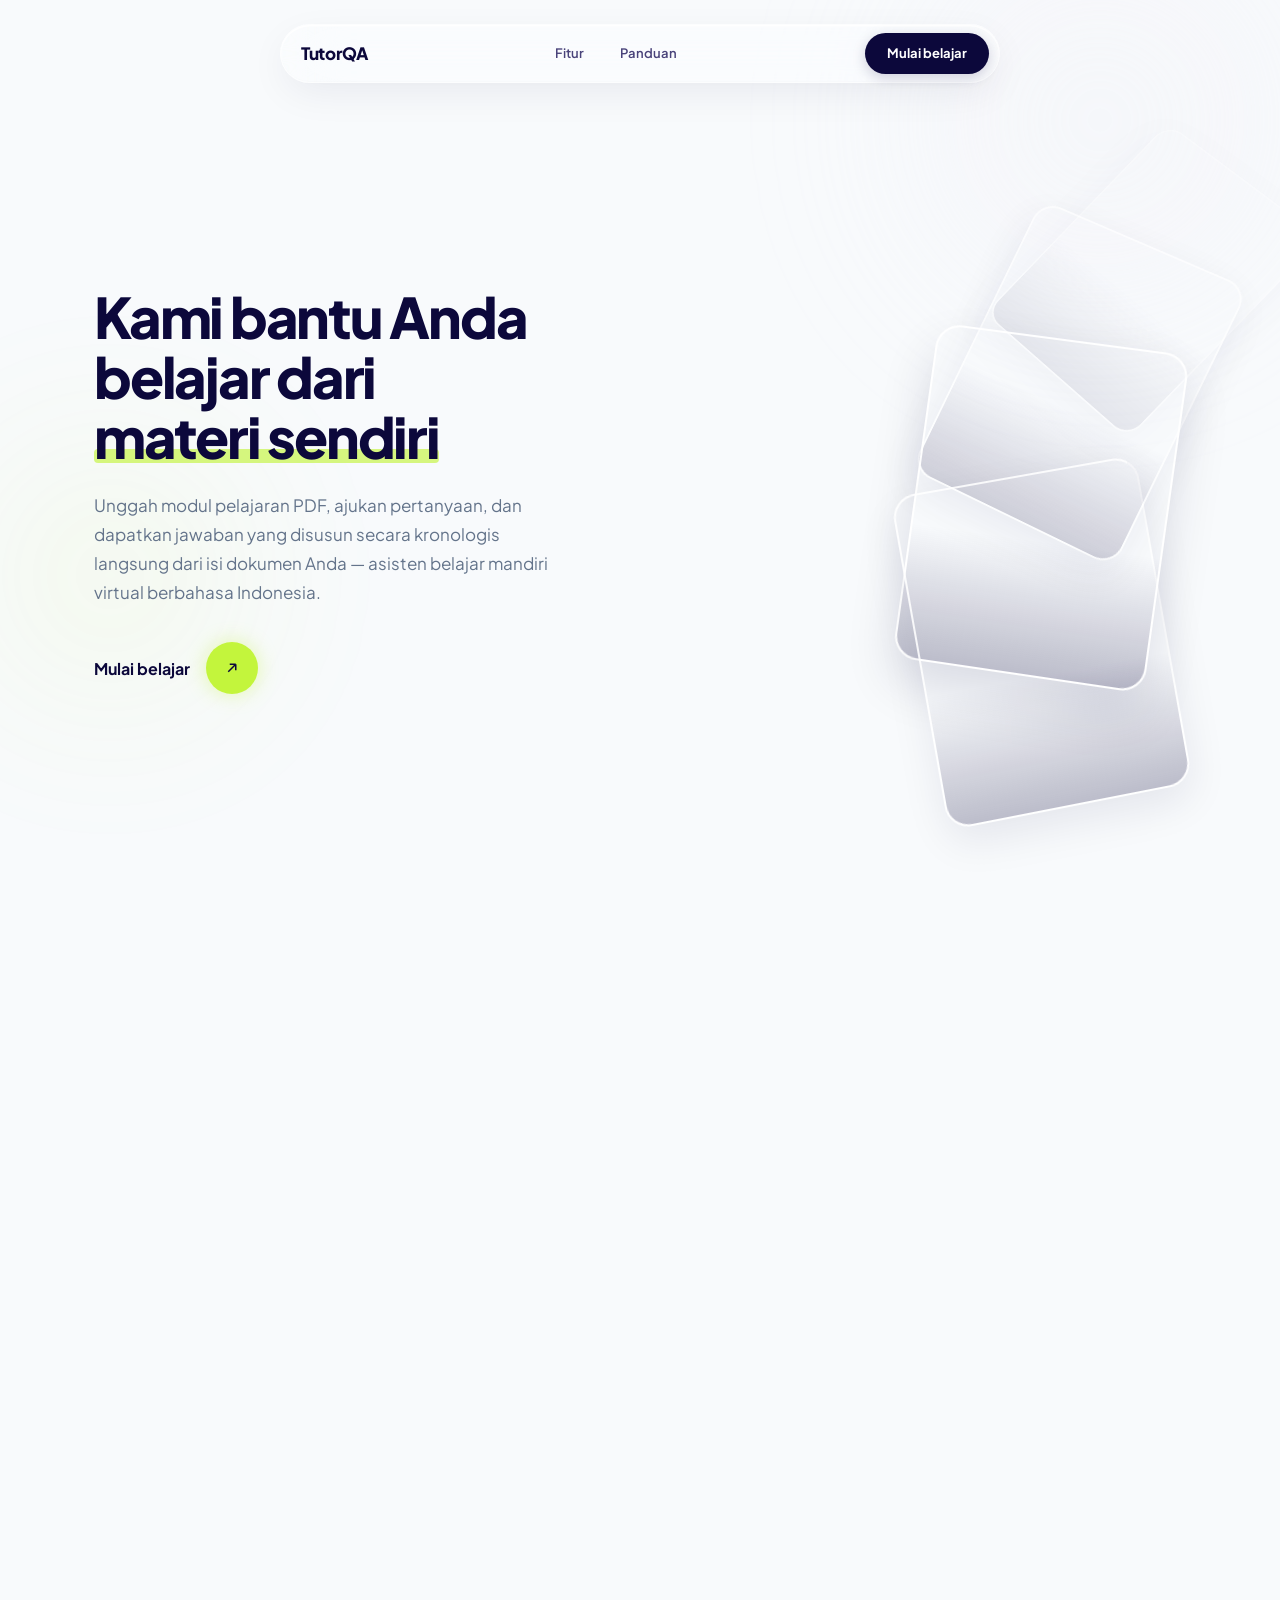
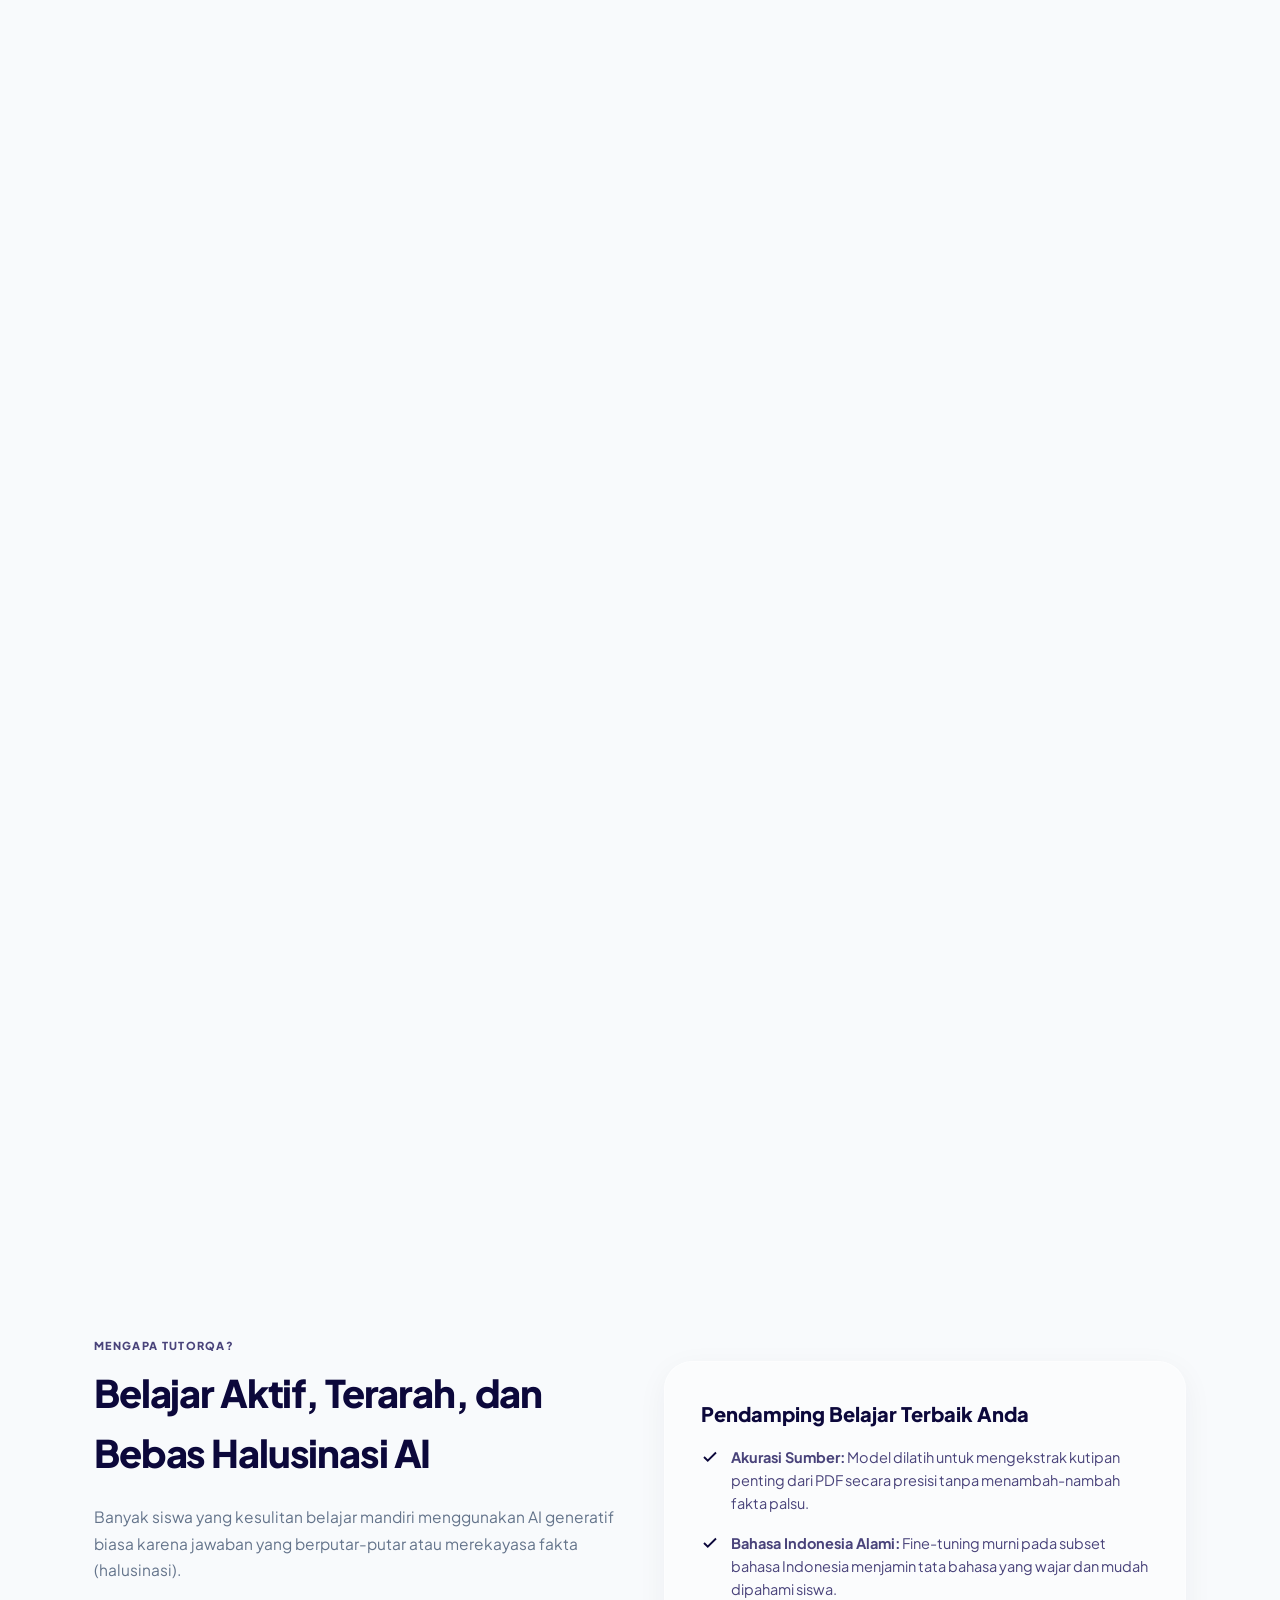
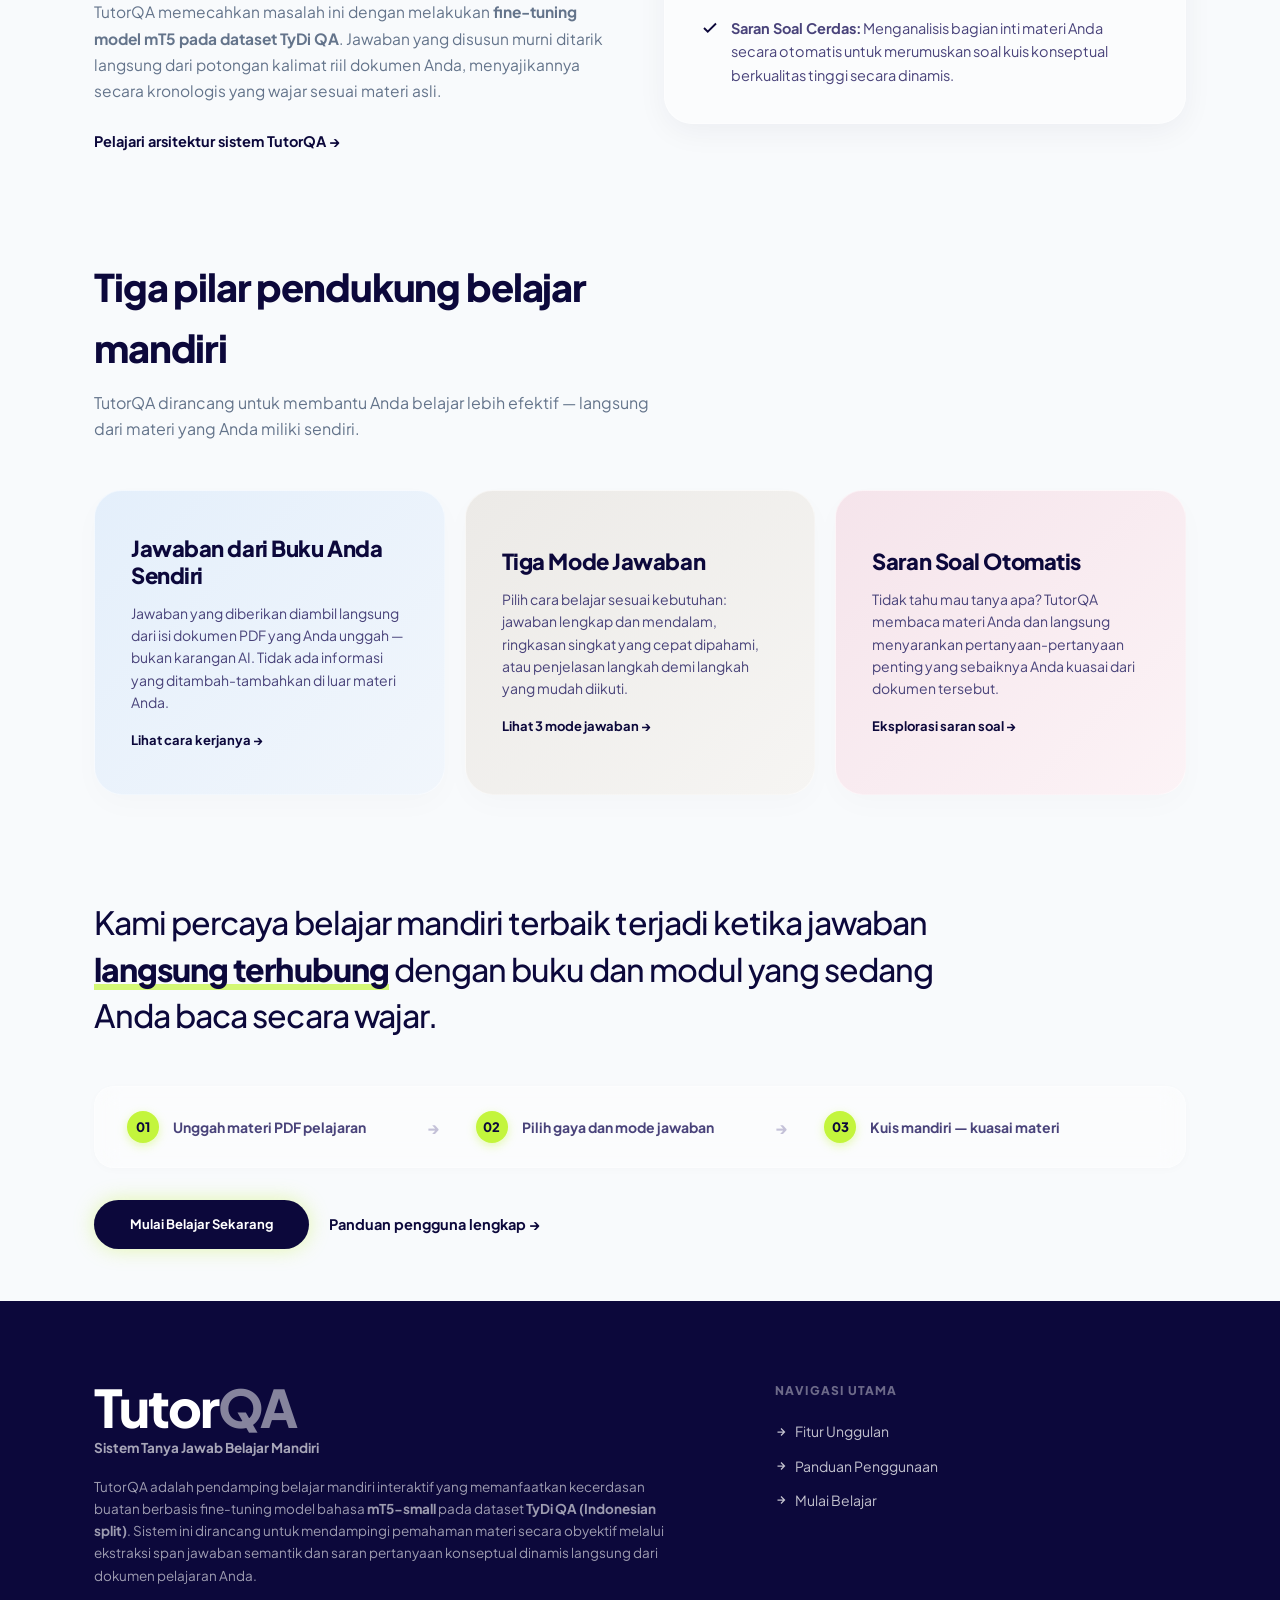
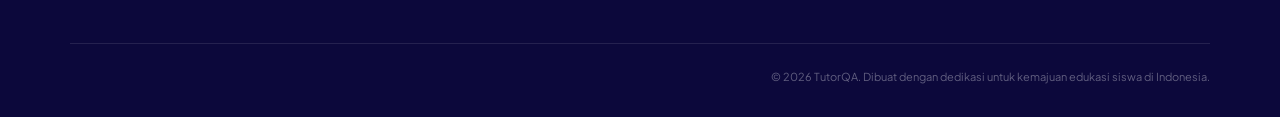
<file: templates/index.html>
<!DOCTYPE html>
<html lang="id">
<head>
  <meta charset="UTF-8" />
  <meta name="viewport" content="width=device-width, initial-scale=1.0" />
  <title>TutorQA — Tutor Virtual Belajar Mandiri</title>
  <link rel="preconnect" href="https://fonts.googleapis.com" />
  <link rel="preconnect" href="https://fonts.gstatic.com" crossorigin />
  <link href="https://fonts.googleapis.com/css2?family=Plus+Jakarta+Sans:wght@400;500;600;700&display=swap" rel="stylesheet" />
  <link rel="stylesheet" href="/static/css/styles.css?v=1.0.5" />
</head>
<body>
  <!-- Lazy load — logo TutorQA -->
  <div id="pageLoader" class="page-loader" aria-hidden="true">
    <div class="loader-brand">
      <h1 class="loader-logo">Tutor<span>QA</span></h1>
      <span class="loader-orb" aria-hidden="true"></span>
    </div>
  </div>

  <div class="bg-decor" aria-hidden="true">
    <span class="orb orb-1"></span>
    <span class="orb orb-2"></span>
  </div>

  <!-- Dynamic Island Nav -->
  <div class="island-nav-wrap" id="islandNav">
    <nav class="island-nav" aria-label="Navigasi utama">
      <a href="/" class="island-logo">TutorQA</a>
      <div class="island-links">
        <a href="/fitur">Fitur</a>
        <a href="/panduan">Panduan</a>
      </div>
      <a href="/belajar" class="island-cta">Mulai belajar</a>
    </nav>
  </div>

  <main class="main-flow">
    <!-- Hero Scroll Track for 3D Carousel Wheel -->
    <div class="hero-scroll-track">
      <section class="hero" id="beranda">
        <div class="container hero-layout">
          <div class="hero-copy reveal">
            <h1 class="hero-display">
              Kami bantu Anda belajar dari <em>materi sendiri</em>
            </h1>
            <p class="hero-lead">
              Unggah modul pelajaran PDF, ajukan pertanyaan, dan dapatkan jawaban yang 
              disusun secara kronologis langsung dari isi dokumen Anda — asisten belajar mandiri virtual berbahasa Indonesia.
            </p>
            <a href="/belajar" class="hero-explore">
              <span>Mulai belajar</span>
              <span class="explore-circle" aria-hidden="true">
                <svg width="18" height="18" viewBox="0 0 24 24" fill="none" stroke="currentColor" stroke-width="2"><path d="M7 17L17 7M17 7H9M17 7v8"/></svg>
              </span>
            </a>
          </div>
          <!-- 3D Scrolling Carousel Wheel of Cards -->
          <div class="hero-collage reveal reveal-delay" aria-hidden="true">
            <div class="collage-img c1" style="background-image: url('https://images.unsplash.com/photo-1427504494785-3a9ca7044f45?w=600&auto=format&fit=crop&q=80');"></div>
            <div class="collage-img c2" style="background-image: url('https://images.unsplash.com/photo-1507842217343-583bb7270b66?w=600&auto=format&fit=crop&q=80');"></div>
            <div class="collage-img c3" style="background-image: url('https://images.unsplash.com/photo-1516321318423-f06f85e504b3?w=600&auto=format&fit=crop&q=80');"></div>
            <div class="collage-img c4" style="background-image: url('https://images.unsplash.com/photo-1522071820081-009f0129c71c?w=600&auto=format&fit=crop&q=80');"></div>
            <div class="collage-img c5" style="background-image: url('https://images.unsplash.com/photo-1532094349884-543bc11b234d?w=600&auto=format&fit=crop&q=80');"></div>
            <div class="collage-img c6" style="background-image: url('https://images.unsplash.com/photo-1516321497487-e288fb19713f?w=600&auto=format&fit=crop&q=80');"></div>
          </div>
        </div>
      </section>
    </div>

    <!-- Informative Explanatory Sections -->
    <section class="section" id="informasi-tutor">
      <div class="container">
        <div class="guide-layout" style="grid-template-columns: 1fr 1fr; gap: 48px; align-items: center;">
          <div class="reveal">
            <span class="section-tag" style="margin-bottom: 8px;">Mengapa TutorQA?</span>
            <h2 class="section-title-lg" style="margin-bottom: 20px;">Belajar Aktif, Terarah, dan Bebas Halusinasi AI</h2>
            <p style="color: var(--muted); font-size: 15.5px; line-height: 1.7; margin-bottom: 16px;">
              Banyak siswa yang kesulitan belajar mandiri menggunakan AI generatif biasa karena jawaban yang berputar-putar atau merekayasa fakta (halusinasi). 
            </p>
            <p style="color: var(--muted); font-size: 15.5px; line-height: 1.7; margin-bottom: 24px;">
              TutorQA memecahkan masalah ini dengan melakukan <strong>fine-tuning model mT5 pada dataset TyDi QA</strong>. Jawaban yang disusun murni ditarik langsung dari potongan kalimat riil dokumen Anda, menyajikannya secara kronologis yang wajar sesuai materi asli.
            </p>
            <a href="/fitur" class="link-arrow">Pelajari arsitektur sistem TutorQA →</a>
          </div>
          <div class="reveal reveal-delay" style="background: var(--glass-bg); border: 1px solid var(--glass-border); padding: 36px; border-radius: 28px; box-shadow: var(--shadow-md);">
            <h3 style="font-size: 20px; font-weight: 800; margin-bottom: 16px; color: var(--primary);">Pendamping Belajar Terbaik Anda</h3>
            <ul style="list-style: none; display: flex; flex-direction: column; gap: 16px;">
              <li style="font-size: 14.5px; color: var(--primary-60); display: flex; gap: 12px; align-items: flex-start;">
                <svg width="18" height="18" viewBox="0 0 24 24" fill="none" stroke="var(--primary)" stroke-width="2.5" style="flex-shrink: 0; margin-top: 2px;"><polyline points="20 6 9 17 4 12"/></svg>
                <span><strong>Akurasi Sumber:</strong> Model dilatih untuk mengekstrak kutipan penting dari PDF secara presisi tanpa menambah-nambah fakta palsu.</span>
              </li>
              <li style="font-size: 14.5px; color: var(--primary-60); display: flex; gap: 12px; align-items: flex-start;">
                <svg width="18" height="18" viewBox="0 0 24 24" fill="none" stroke="var(--primary)" stroke-width="2.5" style="flex-shrink: 0; margin-top: 2px;"><polyline points="20 6 9 17 4 12"/></svg>
                <span><strong>Bahasa Indonesia Alami:</strong> Fine-tuning murni pada subset bahasa Indonesia menjamin tata bahasa yang wajar dan mudah dipahami siswa.</span>
              </li>
              <li style="font-size: 14.5px; color: var(--primary-60); display: flex; gap: 12px; align-items: flex-start;">
                <svg width="18" height="18" viewBox="0 0 24 24" fill="none" stroke="var(--primary)" stroke-width="2.5" style="flex-shrink: 0; margin-top: 2px;"><polyline points="20 6 9 17 4 12"/></svg>
                <span><strong>Saran Soal Cerdas:</strong> Menganalisis bagian inti materi Anda secara otomatis untuk merumuskan soal kuis konseptual berkualitas tinggi secara dinamis.</span>
              </li>
            </ul>
          </div>
        </div>
      </div>
    </section>

    <!-- Features Overview -->
    <section class="section" id="fitur">
      <div class="container">
        <div class="section-head reveal">
          <h2 class="section-title-lg">Tiga pilar pendukung belajar mandiri</h2>
          <p class="section-sub">TutorQA dirancang untuk membantu Anda belajar lebih efektif — langsung dari materi yang Anda miliki sendiri.</p>
        </div>
        <div class="feature-pastel">
          <article class="feature-pastel-card fp-blue reveal">
            <h3>Jawaban dari Buku Anda Sendiri</h3>
            <p>Jawaban yang diberikan diambil langsung dari isi dokumen PDF yang Anda unggah — bukan karangan AI. Tidak ada informasi yang ditambah-tambahkan di luar materi Anda.</p>
            <a href="/fitur#t5-model" class="link-arrow" style="margin-top: 16px; font-size: 13px;">Lihat cara kerjanya →</a>
          </article>
          <article class="feature-pastel-card fp-gray reveal reveal-delay">
            <h3>Tiga Mode Jawaban</h3>
            <p>Pilih cara belajar sesuai kebutuhan: jawaban lengkap dan mendalam, ringkasan singkat yang cepat dipahami, atau penjelasan langkah demi langkah yang mudah diikuti.</p>
            <a href="/fitur#three-modes" class="link-arrow" style="margin-top: 16px; font-size: 13px;">Lihat 3 mode jawaban →</a>
          </article>
          <article class="feature-pastel-card fp-pink reveal reveal-delay-2">
            <h3>Saran Soal Otomatis</h3>
            <p>Tidak tahu mau tanya apa? TutorQA membaca materi Anda dan langsung menyarankan pertanyaan-pertanyaan penting yang sebaiknya Anda kuasai dari dokumen tersebut.</p>
            <a href="/fitur#smart-suggestions" class="link-arrow" style="margin-top: 16px; font-size: 13px;">Eksplorasi saran soal →</a>
          </article>
        </div>
      </div>
    </section>

    <!-- Call to Action Section -->
    <section class="section section-quote" id="cara-pakai">
      <div class="container reveal">
        <blockquote class="big-quote">
          Kami percaya belajar mandiri terbaik terjadi ketika jawaban
          <strong>langsung terhubung</strong> dengan buku dan modul yang sedang Anda baca secara wajar.
        </blockquote>
        <div class="steps-inline">
          <div><span>01</span><p>Unggah materi PDF pelajaran</p></div>
          <div><span>02</span><p>Pilih gaya dan mode jawaban</p></div>
          <div><span>03</span><p>Kuis mandiri — kuasai materi</p></div>
        </div>
        <div style="display: flex; gap: 20px; flex-wrap: wrap; margin-top: 24px; align-items: center;">
          <a href="/belajar" class="island-cta" style="padding: 14px 36px; box-shadow: var(--shadow-glow); text-shadow: none;">Mulai Belajar Sekarang</a>
          <a href="/panduan" class="link-arrow">Panduan pengguna lengkap →</a>
        </div>
      </div>
    </section>
  </main>

  <footer class="footer-synthesis">
    <div class="container footer-grid" style="grid-template-columns: 1.8fr 1.2fr; gap: 64px;">
      <div class="footer-brand-col">
        <p class="footer-logo-text" style="margin-bottom: 4px;">Tutor<span>QA</span></p>
        <p class="footer-address" style="margin-bottom: 16px;">
          <strong>Sistem Tanya Jawab Belajar Mandiri</strong>
        </p>
        <p class="footer-desc" style="font-size: 13.5px; line-height: 1.65; opacity: 0.75; max-width: 580px;">
          TutorQA adalah pendamping belajar mandiri interaktif yang memanfaatkan kecerdasan buatan berbasis fine-tuning model bahasa <strong>mT5-small</strong> pada dataset <strong>TyDi QA (Indonesian split)</strong>. Sistem ini dirancang untuk mendampingi pemahaman materi secara obyektif melalui ekstraksi span jawaban semantik dan saran pertanyaan konseptual dinamis langsung dari dokumen pelajaran Anda.
        </p>
      </div>
      <div class="footer-links-col" style="display: flex; flex-direction: column; align-items: flex-start; justify-content: flex-start;">
        <p class="footer-col-title">Navigasi Utama</p>
        <a href="/fitur" style="margin-bottom: 12px; display: inline-flex; align-items: center; gap: 8px;">
          <svg width="12" height="12" viewBox="0 0 24 24" fill="none" stroke="currentColor" stroke-width="2.5"><path d="M5 12h14M12 5l7 7-7 7"/></svg>Fitur Unggulan
        </a>
        <a href="/panduan" style="margin-bottom: 12px; display: inline-flex; align-items: center; gap: 8px;">
          <svg width="12" height="12" viewBox="0 0 24 24" fill="none" stroke="currentColor" stroke-width="2.5"><path d="M5 12h14M12 5l7 7-7 7"/></svg>Panduan Penggunaan
        </a>
        <a href="/belajar" style="margin-bottom: 12px; display: inline-flex; align-items: center; gap: 8px;">
          <svg width="12" height="12" viewBox="0 0 24 24" fill="none" stroke="currentColor" stroke-width="2.5"><path d="M5 12h14M12 5l7 7-7 7"/></svg>Mulai Belajar
        </a>
      </div>
    </div>
    <div class="container footer-bottom">
      <p>© 2026 TutorQA. Dibuat dengan dedikasi untuk kemajuan edukasi siswa di Indonesia.</p>
    </div>
  </footer>

  <script src="/static/js/app.js?v=1.0.5"></script>
</body>
</html>
</file>
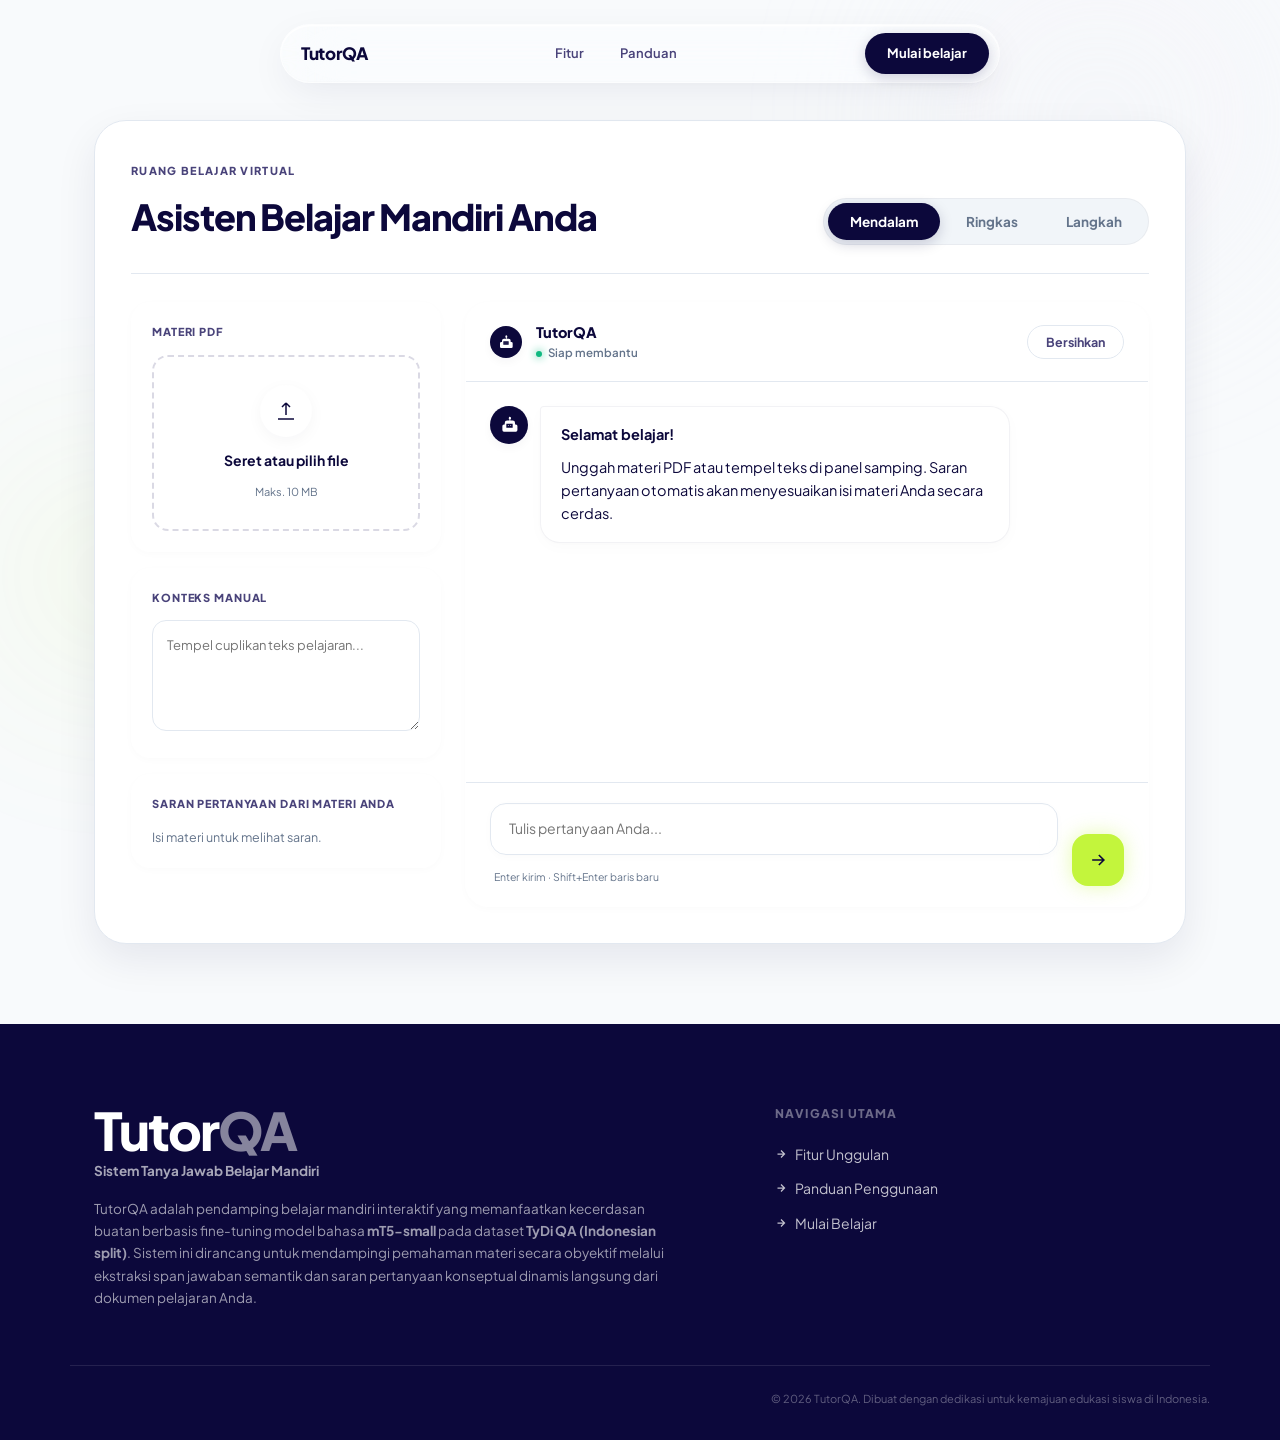
<file: templates/belajar.html>
<!DOCTYPE html>
<html lang="id">
<head>
  <meta charset="UTF-8" />
  <meta name="viewport" content="width=device-width, initial-scale=1.0" />
  <title>Ruang Belajar — TutorQA</title>
  <link rel="preconnect" href="https://fonts.googleapis.com" />
  <link rel="preconnect" href="https://fonts.gstatic.com" crossorigin />
  <link href="https://fonts.googleapis.com/css2?family=Plus+Jakarta+Sans:wght@400;500;600;700&display=swap" rel="stylesheet" />
  <link rel="stylesheet" href="/static/css/styles.css?v=1.0.5" />
</head>
<body class="page-guide">
  <!-- Page Loader -->
  <div id="pageLoader" class="page-loader" aria-hidden="true">
    <div class="loader-brand">
      <h1 class="loader-logo">Tutor<span>QA</span></h1>
      <span class="loader-orb" aria-hidden="true"></span>
    </div>
  </div>

  <div class="bg-decor" aria-hidden="true">
    <span class="orb orb-1"></span>
    <span class="orb orb-2"></span>
  </div>

  <!-- Dynamic Island Nav -->
  <div class="island-nav-wrap" id="islandNav">
    <nav class="island-nav" aria-label="Navigasi utama">
      <a href="/" class="island-logo">TutorQA</a>
      <div class="island-links">
        <a href="/fitur">Fitur</a>
        <a href="/panduan">Panduan</a>
      </div>
      <a href="/belajar" class="island-cta">Mulai belajar</a>
    </nav>
  </div>

  <main class="main-flow" style="padding-bottom: 80px;">
    <div class="container">
      <div class="qa-shell">
        <div class="qa-head">
          <div>
            <span class="section-tag">Ruang Belajar Virtual</span>
            <h2 class="section-title">Asisten Belajar Mandiri Anda</h2>
          </div>
          <div class="mode-selector" role="group" aria-label="Mode jawaban">
            <button type="button" class="mode-chip active" data-mode="mendalam">Mendalam</button>
            <button type="button" class="mode-chip" data-mode="ringkas">Ringkas</button>
            <button type="button" class="mode-chip" data-mode="langkah">Langkah</button>
          </div>
        </div>
        <div class="qa-layout">
          <aside class="sidebar">
            <div class="panel">
              <label class="panel-label">Materi PDF</label>
              <div class="upload-zone" id="uploadZone">
                <input type="file" id="fileInput" accept=".pdf" hidden />
                <div class="upload-icon-wrap">
                  <svg width="24" height="24" viewBox="0 0 24 24" fill="none" stroke="currentColor" stroke-width="1.5"><path d="M12 16V4m0 0L8 8m4-4 4 4M4 20h16"/></svg>
                </div>
                <span class="upload-text">Seret atau pilih file</span>
                <small>Maks. 10 MB</small>
              </div>
              <div id="docInfo" class="doc-info hidden">
                <span class="doc-tag"><span class="pulse-dot"></span> Materi aktif</span>
                <p id="docName"></p>
                <p id="docStats" class="muted"></p>
              </div>
            </div>
            <div class="panel">
              <label class="panel-label" for="manualContext">Konteks manual</label>
              <textarea id="manualContext" rows="4" placeholder="Tempel cuplikan teks pelajaran..."></textarea>
            </div>
            <div class="panel panel-suggestions">
              <label class="panel-label">Saran pertanyaan <span class="label-hint">dari materi Anda</span></label>
              <div class="suggestions" id="suggestions">
                <p class="muted empty-hint">Isi materi untuk melihat saran.</p>
              </div>
            </div>
          </aside>
          <div class="chat-panel">
            <div class="chat-header">
              <div class="chat-header-info">
                <div class="avatar bot-avatar sm" aria-hidden="true"></div>
                <div>
                  <strong>TutorQA</strong>
                  <span id="chatStatus" class="chat-status">Siap membantu</span>
                </div>
              </div>
              <button type="button" class="btn-clear" id="clearChat">Bersihkan</button>
            </div>
            <div id="chatMessages" class="chat-messages">
              <div class="message bot welcome-msg">
                <div class="avatar bot-avatar" aria-hidden="true"></div>
                <div class="bubble">
                  <p><strong>Selamat belajar!</strong></p>
                  <p>Unggah materi PDF atau tempel teks di panel samping. Saran pertanyaan otomatis akan menyesuaikan isi materi Anda secara cerdas.</p>
                </div>
              </div>
            </div>
            <form id="askForm" class="ask-form">
              <div class="input-wrap">
                <textarea id="questionInput" rows="1" placeholder="Tulis pertanyaan Anda..." required></textarea>
                <span class="input-hint">Enter kirim · Shift+Enter baris baru</span>
              </div>
              <button type="submit" class="btn-send" id="askBtn" aria-label="Kirim">
                <svg width="20" height="20" viewBox="0 0 24 24" fill="none" stroke="currentColor" stroke-width="2"><path d="M5 12h14M13 6l6 6-6 6"/></svg>
              </button>
            </form>
          </div>
        </div>
      </div>
    </div>
  </main>

  <footer class="footer-synthesis">
    <div class="container footer-grid" style="grid-template-columns: 1.8fr 1.2fr; gap: 64px;">
      <div class="footer-brand-col">
        <p class="footer-logo-text" style="margin-bottom: 4px;">Tutor<span>QA</span></p>
        <p class="footer-address" style="margin-bottom: 16px;">
          <strong>Sistem Tanya Jawab Belajar Mandiri</strong>
        </p>
        <p class="footer-desc" style="font-size: 13.5px; line-height: 1.65; opacity: 0.75; max-width: 580px;">
          TutorQA adalah pendamping belajar mandiri interaktif yang memanfaatkan kecerdasan buatan berbasis fine-tuning model bahasa <strong>mT5-small</strong> pada dataset <strong>TyDi QA (Indonesian split)</strong>. Sistem ini dirancang untuk mendampingi pemahaman materi secara obyektif melalui ekstraksi span jawaban semantik dan saran pertanyaan konseptual dinamis langsung dari dokumen pelajaran Anda.
        </p>
      </div>
      <div class="footer-links-col" style="display: flex; flex-direction: column; align-items: flex-start; justify-content: flex-start;">
        <p class="footer-col-title">Navigasi Utama</p>
        <a href="/fitur" style="margin-bottom: 12px; display: inline-flex; align-items: center; gap: 8px;">
          <svg width="12" height="12" viewBox="0 0 24 24" fill="none" stroke="currentColor" stroke-width="2.5"><path d="M5 12h14M12 5l7 7-7 7"/></svg>Fitur Unggulan
        </a>
        <a href="/panduan" style="margin-bottom: 12px; display: inline-flex; align-items: center; gap: 8px;">
          <svg width="12" height="12" viewBox="0 0 24 24" fill="none" stroke="currentColor" stroke-width="2.5"><path d="M5 12h14M12 5l7 7-7 7"/></svg>Panduan Penggunaan
        </a>
        <a href="/belajar" style="margin-bottom: 12px; display: inline-flex; align-items: center; gap: 8px;">
          <svg width="12" height="12" viewBox="0 0 24 24" fill="none" stroke="currentColor" stroke-width="2.5"><path d="M5 12h14M12 5l7 7-7 7"/></svg>Mulai Belajar
        </a>
      </div>
    </div>
    <div class="container footer-bottom">
      <p>© 2026 TutorQA. Dibuat dengan dedikasi untuk kemajuan edukasi siswa di Indonesia.</p>
    </div>
  </footer>

  <script src="/static/js/app.js?v=1.0.5"></script>
</body>
</html>
</file>
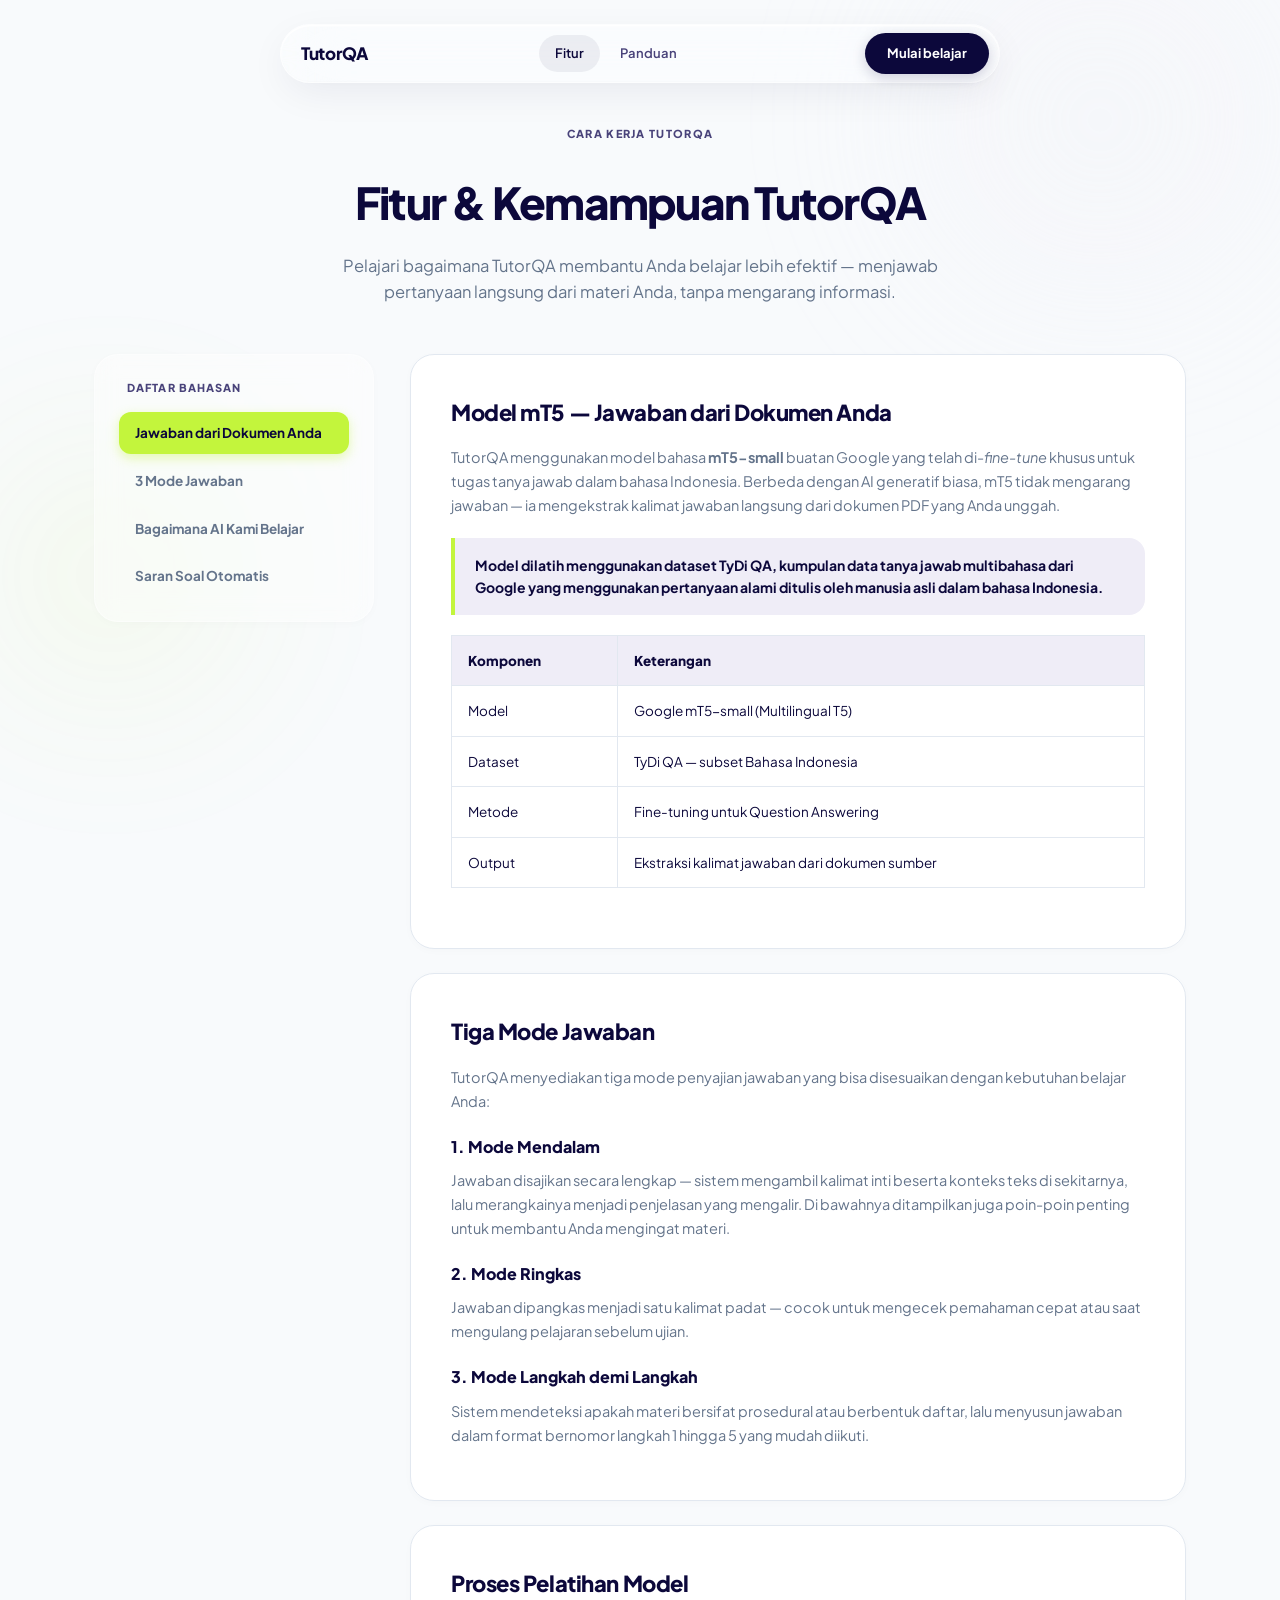
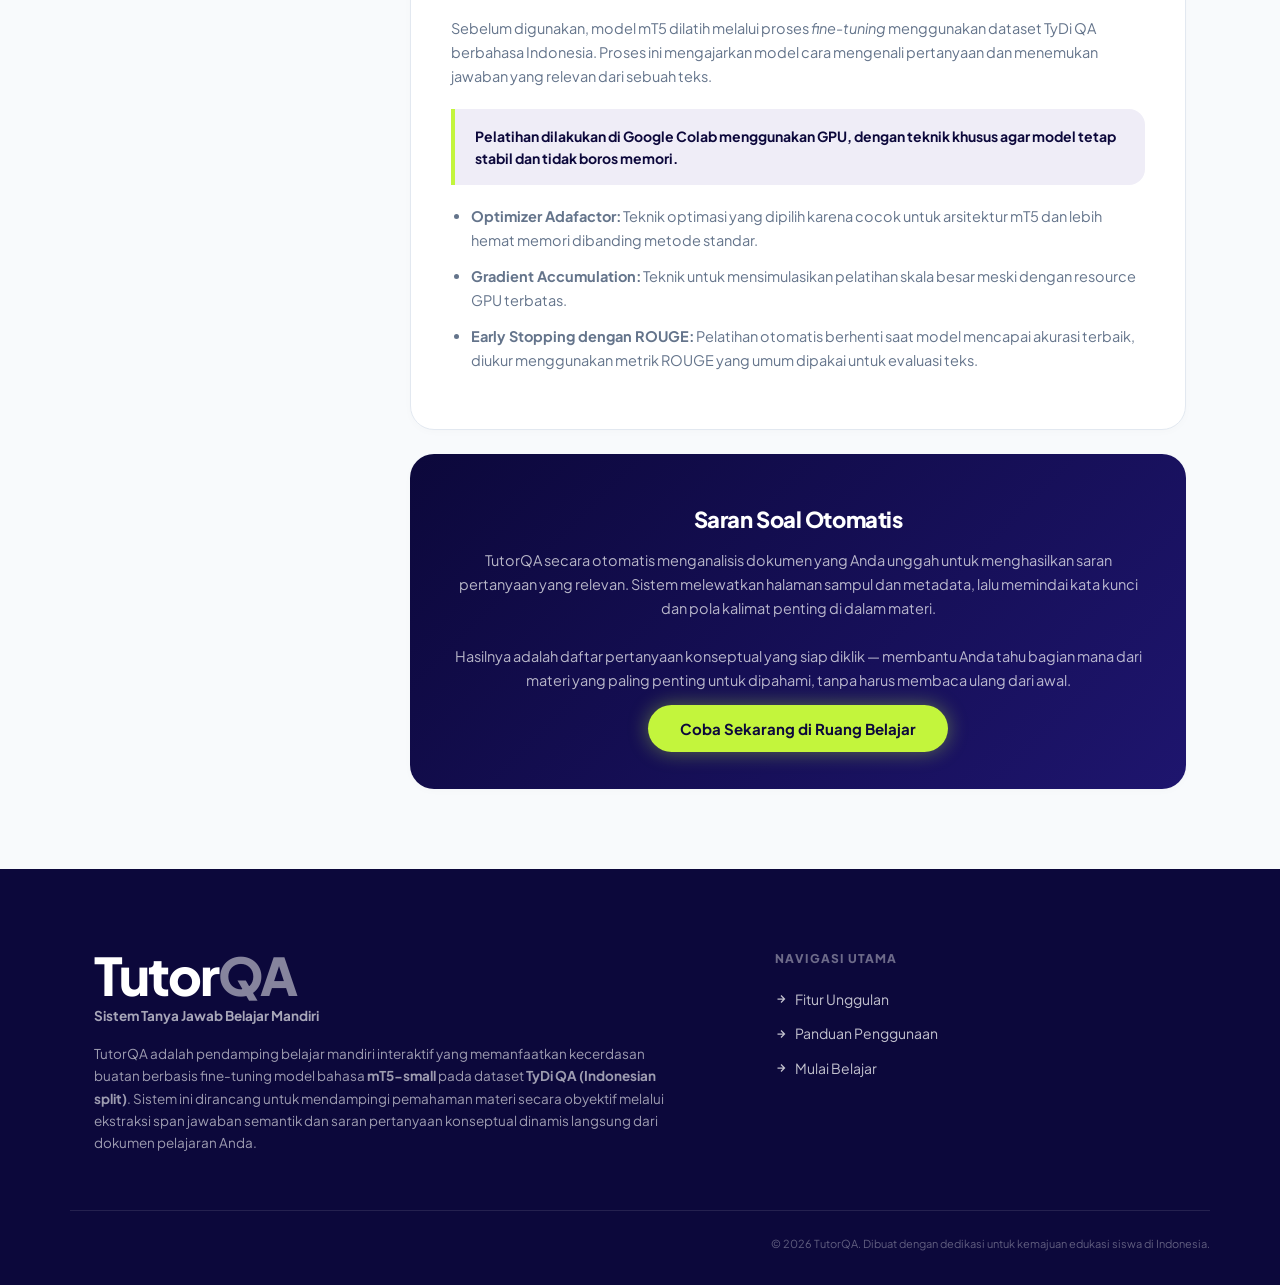
<file: templates/fitur.html>
<!DOCTYPE html>
<html lang="id">
<head>
  <meta charset="UTF-8" />
  <meta name="viewport" content="width=device-width, initial-scale=1.0" />
  <title>Fitur Teknologi — TutorQA</title>
  <link rel="preconnect" href="https://fonts.googleapis.com" />
  <link rel="preconnect" href="https://fonts.gstatic.com" crossorigin />
  <link href="https://fonts.googleapis.com/css2?family=Plus+Jakarta+Sans:wght@400;500;600;700&display=swap" rel="stylesheet" />
  <link rel="stylesheet" href="/static/css/styles.css?v=1.0.5" />
</head>
<body class="page-guide">
  <!-- Page Loader -->
  <div id="pageLoader" class="page-loader" aria-hidden="true">
    <div class="loader-brand">
      <h1 class="loader-logo">Tutor<span>QA</span></h1>
      <span class="loader-orb" aria-hidden="true"></span>
    </div>
  </div>

  <div class="bg-decor" aria-hidden="true">
    <span class="orb orb-1"></span>
    <span class="orb orb-2"></span>
  </div>

  <!-- Dynamic Island Nav -->
  <div class="island-nav-wrap" id="islandNav">
    <nav class="island-nav" aria-label="Navigasi utama">
      <a href="/" class="island-logo">TutorQA</a>
      <div class="island-links">
        <a href="/fitur" class="active">Fitur</a>
        <a href="/panduan">Panduan</a>
      </div>
      <a href="/belajar" class="island-cta">Mulai belajar</a>
    </nav>
  </div>

  <main class="main-flow" style="padding-bottom: 80px;">
    <div class="container">
      <div class="guide-hero">
        <span class="section-tag">Cara Kerja TutorQA</span>
        <h1>Fitur & Kemampuan TutorQA</h1>
        <p>Pelajari bagaimana TutorQA membantu Anda belajar lebih efektif — menjawab pertanyaan langsung dari materi Anda, tanpa mengarang informasi.</p>
      </div>

      <div class="guide-layout">
        <!-- Sticky Sidebar Navigation -->
        <aside class="guide-sidebar">
          <div class="guide-nav-card">
            <span class="guide-nav-title">Daftar Bahasan</span>
            <div class="guide-nav-links">
              <a href="#t5-model" class="guide-nav-link active">Jawaban dari Dokumen Anda</a>
              <a href="#three-modes" class="guide-nav-link">3 Mode Jawaban</a>
              <a href="#ai-pipeline" class="guide-nav-link">Bagaimana AI Kami Belajar</a>
              <a href="#smart-suggestions" class="guide-nav-link">Saran Soal Otomatis</a>
            </div>
          </div>
        </aside>

        <!-- Main Content Area -->
        <div class="guide-content">
          <section id="t5-model" class="visible">
            <h2>Model mT5 — Jawaban dari Dokumen Anda</h2>
            <p>TutorQA menggunakan model bahasa <strong>mT5-small</strong> buatan Google yang telah di-<em>fine-tune</em> khusus untuk tugas tanya jawab dalam bahasa Indonesia. Berbeda dengan AI generatif biasa, mT5 tidak mengarang jawaban — ia mengekstrak kalimat jawaban langsung dari dokumen PDF yang Anda unggah.</p>

            <div class="guide-tip">
              Model dilatih menggunakan dataset <strong>TyDi QA</strong>, kumpulan data tanya jawab multibahasa dari Google yang menggunakan pertanyaan alami ditulis oleh manusia asli dalam bahasa Indonesia.
            </div>

            <table class="guide-table">
              <thead>
                <tr>
                  <th>Komponen</th>
                  <th>Keterangan</th>
                </tr>
              </thead>
              <tbody>
                <tr>
                  <td>Model</td>
                  <td>Google mT5-small (Multilingual T5)</td>
                </tr>
                <tr>
                  <td>Dataset</td>
                  <td>TyDi QA — subset Bahasa Indonesia</td>
                </tr>
                <tr>
                  <td>Metode</td>
                  <td>Fine-tuning untuk Question Answering</td>
                </tr>
                <tr>
                  <td>Output</td>
                  <td>Ekstraksi kalimat jawaban dari dokumen sumber</td>
                </tr>
              </tbody>
            </table>
          </section>

          <!-- Section 2: Three Modes -->
          <section id="three-modes">
            <h2>Tiga Mode Jawaban</h2>
            <p>TutorQA menyediakan tiga mode penyajian jawaban yang bisa disesuaikan dengan kebutuhan belajar Anda:</p>

            <h3>1. Mode Mendalam</h3>
            <p>Jawaban disajikan secara lengkap — sistem mengambil kalimat inti beserta konteks teks di sekitarnya, lalu merangkainya menjadi penjelasan yang mengalir. Di bawahnya ditampilkan juga poin-poin penting untuk membantu Anda mengingat materi.</p>

            <h3>2. Mode Ringkas</h3>
            <p>Jawaban dipangkas menjadi satu kalimat padat — cocok untuk mengecek pemahaman cepat atau saat mengulang pelajaran sebelum ujian.</p>

            <h3>3. Mode Langkah demi Langkah</h3>
            <p>Sistem mendeteksi apakah materi bersifat prosedural atau berbentuk daftar, lalu menyusun jawaban dalam format bernomor langkah 1 hingga 5 yang mudah diikuti.</p>
          </section>

          <!-- Section 3: AI Pipeline -->
          <section id="ai-pipeline">
            <h2>Proses Pelatihan Model</h2>
            <p>Sebelum digunakan, model mT5 dilatih melalui proses <em>fine-tuning</em> menggunakan dataset TyDi QA berbahasa Indonesia. Proses ini mengajarkan model cara mengenali pertanyaan dan menemukan jawaban yang relevan dari sebuah teks.</p>

            <div class="guide-tip">
              Pelatihan dilakukan di Google Colab menggunakan GPU, dengan teknik khusus agar model tetap stabil dan tidak boros memori.
            </div>

            <ul>
              <li><strong>Optimizer Adafactor:</strong> Teknik optimasi yang dipilih karena cocok untuk arsitektur mT5 dan lebih hemat memori dibanding metode standar.</li>
              <li><strong>Gradient Accumulation:</strong> Teknik untuk mensimulasikan pelatihan skala besar meski dengan resource GPU terbatas.</li>
              <li><strong>Early Stopping dengan ROUGE:</strong> Pelatihan otomatis berhenti saat model mencapai akurasi terbaik, diukur menggunakan metrik ROUGE yang umum dipakai untuk evaluasi teks.</li>
            </ul>
          </section>

          <!-- Section 4: Smart Suggestions -->
          <section id="smart-suggestions" class="guide-cta">
            <h2>Saran Soal Otomatis</h2>
            <p>TutorQA secara otomatis menganalisis dokumen yang Anda unggah untuk menghasilkan saran pertanyaan yang relevan. Sistem melewatkan halaman sampul dan metadata, lalu memindai kata kunci dan pola kalimat penting di dalam materi.</p>
            <p>Hasilnya adalah daftar pertanyaan konseptual yang siap diklik — membantu Anda tahu bagian mana dari materi yang paling penting untuk dipahami, tanpa harus membaca ulang dari awal.</p>
            <a href="/belajar" class="btn" style="border-radius: 999px;">Coba Sekarang di Ruang Belajar</a>
          </section>
        </div>
      </div>
    </div>
  </main>

  <footer class="footer-synthesis">
    <div class="container footer-grid" style="grid-template-columns: 1.8fr 1.2fr; gap: 64px;">
      <div class="footer-brand-col">
        <p class="footer-logo-text" style="margin-bottom: 4px;">Tutor<span>QA</span></p>
        <p class="footer-address" style="margin-bottom: 16px;">
          <strong>Sistem Tanya Jawab Belajar Mandiri</strong>
        </p>
        <p class="footer-desc" style="font-size: 13.5px; line-height: 1.65; opacity: 0.75; max-width: 580px;">
          TutorQA adalah pendamping belajar mandiri interaktif yang memanfaatkan kecerdasan buatan berbasis fine-tuning model bahasa <strong>mT5-small</strong> pada dataset <strong>TyDi QA (Indonesian split)</strong>. Sistem ini dirancang untuk mendampingi pemahaman materi secara obyektif melalui ekstraksi span jawaban semantik dan saran pertanyaan konseptual dinamis langsung dari dokumen pelajaran Anda.
        </p>
      </div>
      <div class="footer-links-col" style="display: flex; flex-direction: column; align-items: flex-start; justify-content: flex-start;">
        <p class="footer-col-title">Navigasi Utama</p>
        <a href="/fitur" style="margin-bottom: 12px; display: inline-flex; align-items: center; gap: 8px;">
          <svg width="12" height="12" viewBox="0 0 24 24" fill="none" stroke="currentColor" stroke-width="2.5"><path d="M5 12h14M12 5l7 7-7 7"/></svg>Fitur Unggulan
        </a>
        <a href="/panduan" style="margin-bottom: 12px; display: inline-flex; align-items: center; gap: 8px;">
          <svg width="12" height="12" viewBox="0 0 24 24" fill="none" stroke="currentColor" stroke-width="2.5"><path d="M5 12h14M12 5l7 7-7 7"/></svg>Panduan Penggunaan
        </a>
        <a href="/belajar" style="margin-bottom: 12px; display: inline-flex; align-items: center; gap: 8px;">
          <svg width="12" height="12" viewBox="0 0 24 24" fill="none" stroke="currentColor" stroke-width="2.5"><path d="M5 12h14M12 5l7 7-7 7"/></svg>Mulai Belajar
        </a>
      </div>
    </div>
    <div class="container footer-bottom">
      <p>© 2026 TutorQA. Dibuat dengan dedikasi untuk kemajuan edukasi siswa di Indonesia.</p>
    </div>
  </footer>

  <script src="/static/js/app.js?v=1.0.5"></script>
</body>
</html>
</file>
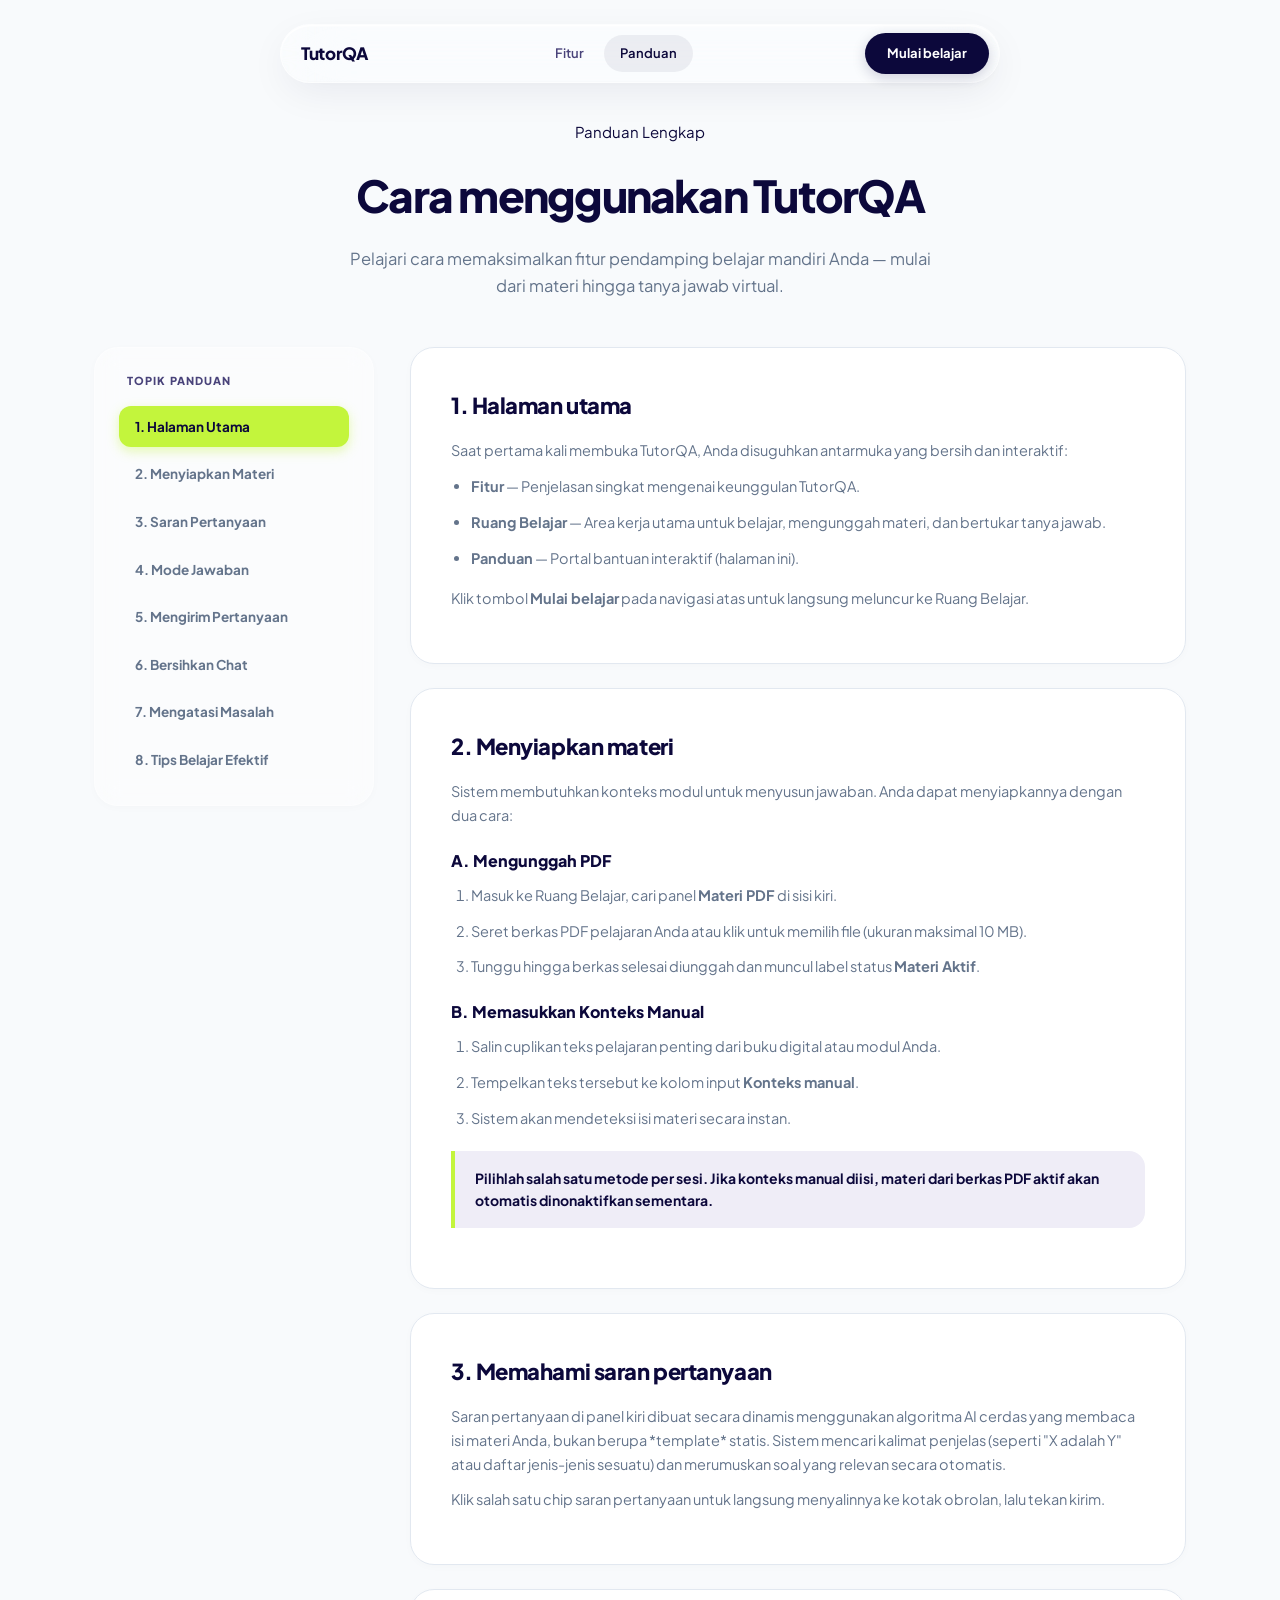
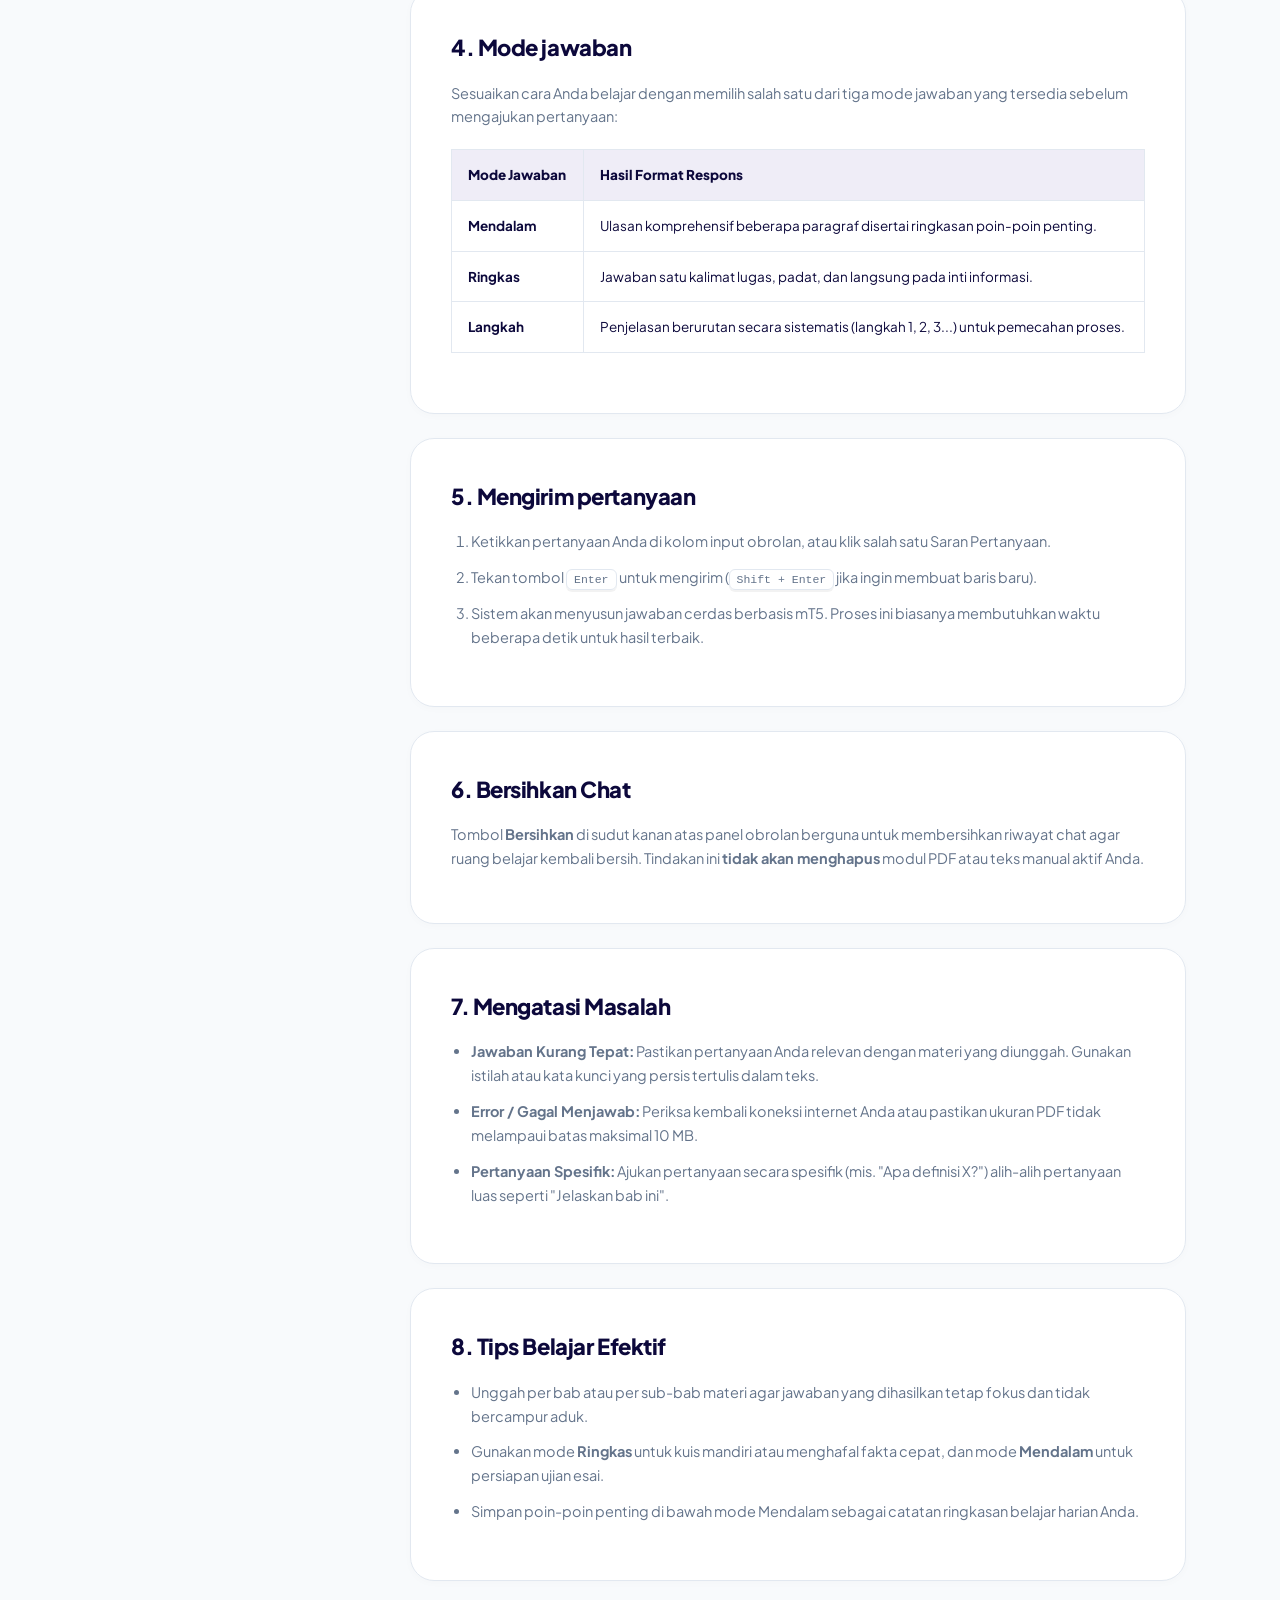
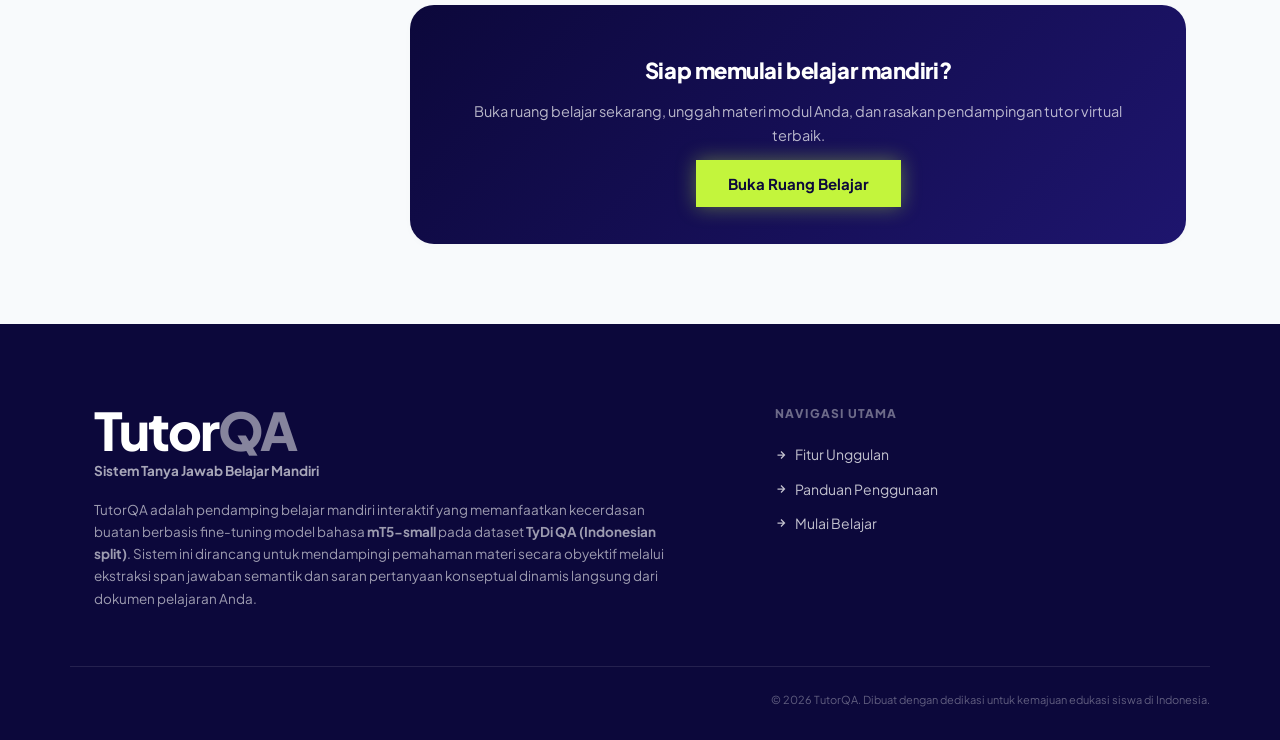
<file: templates/panduan-penggunaan.html>
<!DOCTYPE html>
<html lang="id">
<head>
  <meta charset="UTF-8" />
  <meta name="viewport" content="width=device-width, initial-scale=1.0" />
  <title>Panduan Pengguna — TutorQA</title>
  <link rel="preconnect" href="https://fonts.googleapis.com" />
  <link rel="preconnect" href="https://fonts.gstatic.com" crossorigin />
  <link href="https://fonts.googleapis.com/css2?family=Plus+Jakarta+Sans:wght@400;500;600;700&display=swap" rel="stylesheet" />
  <link rel="stylesheet" href="/static/css/styles.css?v=1.0.5" />
</head>
<body class="page-guide">
  <div id="pageLoader" class="page-loader" aria-hidden="true">
    <div class="loader-brand">
      <h1 class="loader-logo">Tutor<span>QA</span></h1>
      <span class="loader-orb" aria-hidden="true"></span>
    </div>
  </div>

  <div class="island-nav-wrap" id="islandNav">
    <nav class="island-nav" aria-label="Navigasi">
      <a href="/" class="island-logo">TutorQA</a>
      <div class="island-links">
        <a href="/fitur">Fitur</a>
        <a href="/panduan" class="active">Panduan</a>
      </div>
      <a href="/belajar" class="island-cta">Mulai belajar</a>
    </nav>
  </div>

  <main class="guide-main">
    <header class="guide-hero reveal visible">
      <span class="pill-badge">Panduan Lengkap</span>
      <h1>Cara menggunakan TutorQA</h1>
      <p>Pelajari cara memaksimalkan fitur pendamping belajar mandiri Anda — mulai dari materi hingga tanya jawab virtual.</p>
    </header>

    <div class="guide-layout">
      <!-- Sticky Sidebar Quick Navigation -->
      <aside class="guide-sidebar">
        <div class="guide-nav-card">
          <p class="guide-nav-title">Topik Panduan</p>
          <div class="guide-nav-links">
            <a href="#halaman-utama" class="guide-nav-link active">1. Halaman Utama</a>
            <a href="#menyiapkan-materi" class="guide-nav-link">2. Menyiapkan Materi</a>
            <a href="#saran-pertanyaan" class="guide-nav-link">3. Saran Pertanyaan</a>
            <a href="#mode-jawaban" class="guide-nav-link">4. Mode Jawaban</a>
            <a href="#mengirim-pertanyaan" class="guide-nav-link">5. Mengirim Pertanyaan</a>
            <a href="#tombol-bersihkan" class="guide-nav-link">6. Bersihkan Chat</a>
            <a href="#troubleshooting" class="guide-nav-link">7. Mengatasi Masalah</a>
            <a href="#tips-belajar" class="guide-nav-link">8. Tips Belajar Efektif</a>
          </div>
        </div>
      </aside>

      <!-- Main Guide Content Column -->
      <div class="guide-content">
        <section id="halaman-utama" class="reveal">
          <h2>1. Halaman utama</h2>
          <p>Saat pertama kali membuka TutorQA, Anda disuguhkan antarmuka yang bersih dan interaktif:</p>
          <ul>
            <li><strong>Fitur</strong> — Penjelasan singkat mengenai keunggulan TutorQA.</li>
            <li><strong>Ruang Belajar</strong> — Area kerja utama untuk belajar, mengunggah materi, dan bertukar tanya jawab.</li>
            <li><strong>Panduan</strong> — Portal bantuan interaktif (halaman ini).</li>
          </ul>
          <p>Klik tombol <strong>Mulai belajar</strong> pada navigasi atas untuk langsung meluncur ke Ruang Belajar.</p>
        </section>

        <section id="menyiapkan-materi" class="reveal">
          <h2>2. Menyiapkan materi</h2>
          <p>Sistem membutuhkan konteks modul untuk menyusun jawaban. Anda dapat menyiapkannya dengan dua cara:</p>
          <h3>A. Mengunggah PDF</h3>
          <ol>
            <li>Masuk ke Ruang Belajar, cari panel <strong>Materi PDF</strong> di sisi kiri.</li>
            <li>Seret berkas PDF pelajaran Anda atau klik untuk memilih file (ukuran maksimal 10 MB).</li>
            <li>Tunggu hingga berkas selesai diunggah dan muncul label status <strong>Materi Aktif</strong>.</li>
          </ol>
          <h3>B. Memasukkan Konteks Manual</h3>
          <ol>
            <li>Salin cuplikan teks pelajaran penting dari buku digital atau modul Anda.</li>
            <li>Tempelkan teks tersebut ke kolom input <strong>Konteks manual</strong>.</li>
            <li>Sistem akan mendeteksi isi materi secara instan.</li>
          </ol>
          <div class="guide-tip">Pilihlah salah satu metode per sesi. Jika konteks manual diisi, materi dari berkas PDF aktif akan otomatis dinonaktifkan sementara.</div>
        </section>

        <section id="saran-pertanyaan" class="reveal">
          <h2>3. Memahami saran pertanyaan</h2>
          <p>Saran pertanyaan di panel kiri dibuat secara dinamis menggunakan algoritma AI cerdas yang membaca isi materi Anda, bukan berupa *template* statis. Sistem mencari kalimat penjelas (seperti "X adalah Y" atau daftar jenis-jenis sesuatu) dan merumuskan soal yang relevan secara otomatis.</p>
          <p>Klik salah satu chip saran pertanyaan untuk langsung menyalinnya ke kotak obrolan, lalu tekan kirim.</p>
        </section>

        <section id="mode-jawaban" class="reveal">
          <h2>4. Mode jawaban</h2>
          <p>Sesuaikan cara Anda belajar dengan memilih salah satu dari tiga mode jawaban yang tersedia sebelum mengajukan pertanyaan:</p>
          <table class="guide-table">
            <thead>
              <tr>
                <th>Mode Jawaban</th>
                <th>Hasil Format Respons</th>
              </tr>
            </thead>
            <tbody>
              <tr>
                <td><strong>Mendalam</strong></td>
                <td>Ulasan komprehensif beberapa paragraf disertai ringkasan poin-poin penting.</td>
              </tr>
              <tr>
                <td><strong>Ringkas</strong></td>
                <td>Jawaban satu kalimat lugas, padat, dan langsung pada inti informasi.</td>
              </tr>
              <tr>
                <td><strong>Langkah</strong></td>
                <td>Penjelasan berurutan secara sistematis (langkah 1, 2, 3...) untuk pemecahan proses.</td>
              </tr>
            </tbody>
          </table>
        </section>

        <section id="mengirim-pertanyaan" class="reveal">
          <h2>5. Mengirim pertanyaan</h2>
          <ol>
            <li>Ketikkan pertanyaan Anda di kolom input obrolan, atau klik salah satu Saran Pertanyaan.</li>
            <li>Tekan tombol <kbd>Enter</kbd> untuk mengirim (<kbd>Shift + Enter</kbd> jika ingin membuat baris baru).</li>
            <li>Sistem akan menyusun jawaban cerdas berbasis mT5. Proses ini biasanya membutuhkan waktu beberapa detik untuk hasil terbaik.</li>
          </ol>
        </section>

        <section id="tombol-bersihkan" class="reveal">
          <h2>6. Bersihkan Chat</h2>
          <p>Tombol <strong>Bersihkan</strong> di sudut kanan atas panel obrolan berguna untuk membersihkan riwayat chat agar ruang belajar kembali bersih. Tindakan ini <strong>tidak akan menghapus</strong> modul PDF atau teks manual aktif Anda.</p>
        </section>

        <section id="troubleshooting" class="reveal">
          <h2>7. Mengatasi Masalah</h2>
          <ul>
            <li><strong>Jawaban Kurang Tepat:</strong> Pastikan pertanyaan Anda relevan dengan materi yang diunggah. Gunakan istilah atau kata kunci yang persis tertulis dalam teks.</li>
            <li><strong>Error / Gagal Menjawab:</strong> Periksa kembali koneksi internet Anda atau pastikan ukuran PDF tidak melampaui batas maksimal 10 MB.</li>
            <li><strong>Pertanyaan Spesifik:</strong> Ajukan pertanyaan secara spesifik (mis. "Apa definisi X?") alih-alih pertanyaan luas seperti "Jelaskan bab ini".</li>
          </ul>
        </section>

        <section id="tips-belajar" class="reveal">
          <h2>8. Tips Belajar Efektif</h2>
          <ul>
            <li>Unggah per bab atau per sub-bab materi agar jawaban yang dihasilkan tetap fokus dan tidak bercampur aduk.</li>
            <li>Gunakan mode <strong>Ringkas</strong> untuk kuis mandiri atau menghafal fakta cepat, dan mode <strong>Mendalam</strong> untuk persiapan ujian esai.</li>
            <li>Simpan poin-poin penting di bawah mode Mendalam sebagai catatan ringkasan belajar harian Anda.</li>
          </ul>
        </section>

        <section class="guide-cta reveal">
          <h2>Siap memulai belajar mandiri?</h2>
          <p>Buka ruang belajar sekarang, unggah materi modul Anda, dan rasakan pendampingan tutor virtual terbaik.</p>
          <a href="/#belajar" class="btn">Buka Ruang Belajar</a>
        </section>
      </div>
    </div>
  </main>

  <footer class="footer-synthesis">
    <div class="container footer-grid" style="grid-template-columns: 1.8fr 1.2fr; gap: 64px;">
      <div class="footer-brand-col">
        <p class="footer-logo-text" style="margin-bottom: 4px;">Tutor<span>QA</span></p>
        <p class="footer-address" style="margin-bottom: 16px;">
          <strong>Sistem Tanya Jawab Belajar Mandiri</strong>
        </p>
        <p class="footer-desc" style="font-size: 13.5px; line-height: 1.65; opacity: 0.75; max-width: 580px;">
          TutorQA adalah pendamping belajar mandiri interaktif yang memanfaatkan kecerdasan buatan berbasis fine-tuning model bahasa <strong>mT5-small</strong> pada dataset <strong>TyDi QA (Indonesian split)</strong>. Sistem ini dirancang untuk mendampingi pemahaman materi secara obyektif melalui ekstraksi span jawaban semantik dan saran pertanyaan konseptual dinamis langsung dari dokumen pelajaran Anda.
        </p>
      </div>
      <div class="footer-links-col" style="display: flex; flex-direction: column; align-items: flex-start; justify-content: flex-start;">
        <p class="footer-col-title">Navigasi Utama</p>
        <a href="/fitur" style="margin-bottom: 12px; display: inline-flex; align-items: center; gap: 8px;">
          <svg width="12" height="12" viewBox="0 0 24 24" fill="none" stroke="currentColor" stroke-width="2.5"><path d="M5 12h14M12 5l7 7-7 7"/></svg>Fitur Unggulan
        </a>
        <a href="/panduan" style="margin-bottom: 12px; display: inline-flex; align-items: center; gap: 8px;">
          <svg width="12" height="12" viewBox="0 0 24 24" fill="none" stroke="currentColor" stroke-width="2.5"><path d="M5 12h14M12 5l7 7-7 7"/></svg>Panduan Penggunaan
        </a>
        <a href="/belajar" style="margin-bottom: 12px; display: inline-flex; align-items: center; gap: 8px;">
          <svg width="12" height="12" viewBox="0 0 24 24" fill="none" stroke="currentColor" stroke-width="2.5"><path d="M5 12h14M12 5l7 7-7 7"/></svg>Mulai Belajar
        </a>
      </div>
    </div>
    <div class="container footer-bottom">
      <p>© 2026 TutorQA. Dibuat dengan dedikasi untuk kemajuan edukasi siswa di Indonesia.</p>
    </div>
  </footer>

  <script src="/static/js/app.js?v=1.0.5"></script>
</body>
</html>
</file>
<file: static/css/styles.css>
/* TutorQA — Premium Editorial Glassmorphic Design System */

:root {
  --primary: #0c083b;
  --primary-60: #49437a;
  --primary-70: #716aa0;
  --primary-90: #efedf7;
  --secondary: #e2e8f0;
  --tertiary: #c3f53c; /* Neon Lime-Green */
  --tertiary-hover: #b0e02b;
  --neutral: #ffffff;
  --muted: #64748b;
  --bg: #f8fafc;
  
  /* Glassmorphism Variables */
  --glass-bg: rgba(255, 255, 255, 0.38);
  --glass-bg-hover: rgba(255, 255, 255, 0.52);
  --glass-border: rgba(255, 255, 255, 0.45);
  --glass-border-focus: rgba(73, 67, 122, 0.25);
  --glass-blur: 32px;
  
  --font: "Plus Jakarta Sans", system-ui, -apple-system, BlinkMacSystemFont, sans-serif;
  --container: 1140px;
  --island-top: 24px;
  --ease: cubic-bezier(0.16, 1, 0.3, 1); /* Ultra-smooth custom cubic bezier */
  
  /* Modern Elevations */
  --shadow-sm: 0 2px 8px rgba(12, 8, 59, 0.02);
  --shadow-md: 0 8px 30px rgba(12, 8, 59, 0.05);
  --shadow-lg: 0 16px 40px rgba(12, 8, 59, 0.08);
  --shadow-glow: 0 0 20px rgba(195, 245, 60, 0.4);
}

/* Base reset & clean elements */
*, *::before, *::after { 
  box-sizing: border-box; 
  margin: 0; 
  padding: 0; 
}

html { 
  scroll-behavior: smooth; 
}

body {
  font-family: var(--font);
  font-size: 15px;
  line-height: 1.6;
  color: var(--primary);
  background: var(--bg);
  -webkit-font-smoothing: antialiased;
  -moz-osx-font-smoothing: grayscale;
  overflow-x: hidden;
}

body.is-loading { 
  overflow: hidden; 
}

/* —— Premium Lazy Load Splash Screen —— */
.page-loader {
  position: fixed;
  inset: 0;
  z-index: 9999;
  display: flex;
  align-items: center;
  justify-content: center;
  background: #ffffff;
  transition: opacity 0.7s var(--ease), visibility 0.7s var(--ease);
}

.page-loader.hidden {
  opacity: 0;
  visibility: hidden;
  pointer-events: none;
}

.loader-brand {
  display: flex;
  align-items: center;
  gap: 16px;
  animation: loaderPulse 1.8s ease-in-out infinite;
}

.loader-logo {
  font-size: clamp(32px, 6vw, 44px);
  font-weight: 800;
  color: var(--primary);
  letter-spacing: -0.04em;
  line-height: 1;
}

.loader-logo span {
  font-weight: 600;
  color: var(--primary-70);
}

.loader-orb {
  width: 16px;
  height: 16px;
  border-radius: 50%;
  background: var(--tertiary);
  box-shadow: 0 0 24px var(--tertiary), 0 0 48px rgba(195, 245, 60, 0.6);
  animation: loaderOrb 1.4s ease-in-out infinite;
}

@keyframes loaderOrb {
  0%, 100% { transform: translate(0, 0) scale(1); opacity: 1; }
  50% { transform: translate(6px, -6px) scale(1.2); opacity: 0.85; }
}

@keyframes loaderPulse {
  0%, 100% { opacity: 0.9; transform: scale(0.98); }
  50% { opacity: 1; transform: scale(1); }
}

/* Links & Global aesthetics */
a { 
  color: var(--primary); 
  text-decoration: none; 
  transition: color 0.25s var(--ease); 
}

a:hover { 
  color: var(--primary-60); 
}

.container {
  width: 100%;
  max-width: var(--container);
  margin: 0 auto;
  padding: 0 24px;
}

/* Soft Decorative Blobs */
.bg-decor {
  position: fixed;
  inset: 0;
  pointer-events: none;
  z-index: 0;
  overflow: hidden;
}

.orb {
  position: absolute;
  border-radius: 50%;
  filter: blur(90px);
  opacity: 0.4;
  animation: orbFloat 22s ease-in-out infinite;
}

.orb-1 {
  width: 480px;
  height: 480px;
  background: radial-gradient(circle, var(--primary-90) 0%, transparent 70%);
  top: -120px;
  right: -60px;
}

.orb-2 {
  width: 380px;
  height: 380px;
  background: radial-gradient(circle, rgba(195, 245, 60, 0.3) 0%, transparent 70%);
  bottom: 15%;
  left: -80px;
  animation-delay: -6s;
}

@keyframes orbFloat {
  0%, 100% { transform: translate(0, 0) scale(1); }
  33% { transform: translate(30px, -20px) scale(1.06); }
  66% { transform: translate(-20px, 20px) scale(0.94); }
}

.main-flow { 
  position: relative; 
  z-index: 1; 
}

/* —— Premium Glassmorphic Dynamic Island Navigation —— */
.island-nav-wrap {
  position: fixed;
  top: var(--island-top);
  left: 50%;
  transform: translateX(-50%);
  z-index: 1000;
  width: min(720px, calc(100% - 40px));
  pointer-events: none;
  transition: top 0.4s var(--ease), width 0.4s var(--ease);
}

.island-nav-wrap.scrolled {
  top: 12px;
  width: min(580px, calc(100% - 32px));
}

.island-nav {
  pointer-events: auto;
  display: flex;
  align-items: center;
  justify-content: space-between;
  gap: 8px;
  padding: 8px 10px 8px 20px;
  border-radius: 999px;
  background: var(--glass-bg);
  backdrop-filter: blur(var(--glass-blur)) saturate(2.1);
  -webkit-backdrop-filter: blur(var(--glass-blur)) saturate(2.1);
  border: 1px solid var(--glass-border);
  box-shadow: 
    0 12px 40px -6px rgba(12, 8, 59, 0.08),
    0 4px 12px -4px rgba(12, 8, 59, 0.02),
    inset 0 1.5px 0.5px rgba(255, 255, 255, 0.9),
    inset 0 -1px 2px rgba(12, 8, 59, 0.01);
  transition: padding 0.4s var(--ease), box-shadow 0.3s var(--ease), background 0.3s;
}

.island-nav:hover {
  background: var(--glass-bg-hover);
  box-shadow: 
    0 16px 48px -6px rgba(12, 8, 59, 0.12),
    0 6px 16px -4px rgba(12, 8, 59, 0.04),
    inset 0 1.5px 0.5px rgba(255, 255, 255, 0.95),
    inset 0 -1px 2px rgba(12, 8, 59, 0.01);
}

.island-nav-wrap.scrolled .island-nav {
  padding: 6px 8px 6px 16px;
}

.island-logo {
  display: flex;
  align-items: center;
  gap: 10px;
  font-size: 17px;
  font-weight: 800;
  color: var(--primary);
  letter-spacing: -0.02em;
}

.logo-dot {
  width: 9px;
  height: 9px;
  border-radius: 50%;
  background: var(--tertiary);
  box-shadow: 0 0 14px var(--tertiary);
  animation: pulseDot 2s ease infinite;
}

@keyframes pulseDot {
  0%, 100% { transform: scale(1); opacity: 1; }
  50% { transform: scale(1.3); opacity: 0.7; }
}

.island-links {
  display: flex;
  gap: 4px;
}

.island-links a {
  font-size: 13px;
  font-weight: 600;
  color: var(--primary-60);
  padding: 8px 16px;
  border-radius: 999px;
  transition: all 0.3s var(--ease);
}

.island-links a:hover,
.island-links a.active {
  color: var(--primary);
  background: rgba(12, 8, 59, 0.06);
}

.island-cta {
  font-size: 13px;
  font-weight: 700;
  background: var(--primary);
  color: var(--neutral) !important;
  padding: 10px 22px;
  border-radius: 999px;
  box-shadow: 0 4px 14px rgba(12, 8, 59, 0.18);
  transition: transform 0.25s var(--ease), box-shadow 0.25s var(--ease), background 0.2s;
}

.island-cta:hover {
  transform: translateY(-1px) scale(1.02);
  background: #140d5c;
  box-shadow: 0 6px 20px rgba(12, 8, 59, 0.25);
  color: var(--neutral) !important;
}

/* Scroll reveal style helper */
.reveal {
  opacity: 0;
  transform: translateY(24px);
  transition: opacity 0.8s var(--ease), transform 0.8s var(--ease);
}

.reveal.visible {
  opacity: 1;
  transform: translateY(0);
}

.reveal-delay { transition-delay: 0.12s; }
.reveal-delay-2 { transition-delay: 0.24s; }

/* —— Hero Sticky Scroll Track Wrapper —— */
.hero-scroll-track {
  position: relative;
  height: 320vh; /* Scroll track length increased to make the rotation slow and premium */
}

/* —— Hero Section Design (Sticky Pinned) —— */
.hero {
  position: sticky;
  top: 0;
  height: 100vh;
  display: flex;
  align-items: center;
  padding-top: 80px; /* Leave space for the floating navbar so elements never overlap */
  overflow: visible;
  z-index: 1;
}

.hero-layout {
  display: grid;
  grid-template-columns: 1.1fr 0.9fr;
  gap: 56px;
  align-items: center;
}

.hero-copy {
  display: flex;
  flex-direction: column;
  align-items: flex-start;
}

.hero-display {
  font-size: clamp(38px, 5.2vw, 56px);
  font-weight: 800;
  line-height: 1.08;
  letter-spacing: -0.04em;
  color: var(--primary);
  margin-bottom: 24px;
}

.hero-display em {
  font-style: normal;
  position: relative;
  display: inline-block;
  white-space: nowrap;
}

.hero-display em::after {
  content: "";
  position: absolute;
  left: 0;
  bottom: 4px;
  width: 100%;
  height: 14px;
  background: var(--tertiary);
  opacity: 0.65;
  z-index: -1;
  border-radius: 4px;
}

.hero-lead {
  font-size: 17px;
  color: var(--muted);
  line-height: 1.7;
  max-width: 480px;
  margin-bottom: 36px;
}

.hero-explore {
  display: inline-flex;
  align-items: center;
  gap: 16px;
  font-size: 16px;
  font-weight: 700;
  color: var(--primary);
  transition: gap 0.3s var(--ease);
}

.hero-explore:hover {
  gap: 20px;
}

.explore-circle {
  width: 52px;
  height: 52px;
  border-radius: 50%;
  background: var(--tertiary);
  display: flex;
  align-items: center;
  justify-content: center;
  color: var(--primary);
  box-shadow: var(--shadow-glow);
  transition: transform 0.35s var(--ease), background 0.3s;
}

.hero-explore:hover .explore-circle {
  transform: rotate(15deg) scale(1.08);
  background: var(--tertiary);
}

/* Premium Asymmetric Visual Collage (No Overflow Hidden!) */
.hero-collage {
  position: relative;
  height: 480px;
  width: 100%;
  perspective: 1500px;
  display: flex;
  align-items: center;
  justify-content: center;
  overflow: visible !important; /* Let cards bleed out beautifully! */
  border-radius: 0 !important;
  background: transparent !important;
  border: none !important;
  box-shadow: none !important;
  backdrop-filter: none !important;
  -webkit-backdrop-filter: none !important;
  transform-style: preserve-3d;
}

.collage-img {
  position: absolute;
  width: 250px;
  height: 335px;
  border-radius: 24px;
  border: 2px solid rgba(255, 255, 255, 0.85);
  box-shadow: 0 16px 40px rgba(12, 8, 59, 0.08);
  overflow: hidden;
  background-size: cover;
  background-position: center;
  background-repeat: no-repeat;
  /* Instant transform response in JS, smooth opacity & borders */
  transition: opacity 0.35s var(--ease), border-color 0.3s var(--ease), box-shadow 0.35s var(--ease);
  transform-style: preserve-3d;
  will-change: transform, opacity;
  z-index: 1;
}

.collage-img::after {
  content: "";
  position: absolute;
  inset: 0;
  background: linear-gradient(to top, rgba(12, 8, 59, 0.25) 0%, transparent 40%);
  pointer-events: none;
  transition: opacity 0.35s var(--ease);
}

/* Standard elegant borders and soft shadows for active/hovered cards (No Fluorescent Glow!) */
.collage-img.active-center {
  border-color: rgba(255, 255, 255, 0.95);
  box-shadow: 0 24px 50px rgba(12, 8, 59, 0.12);
}

.collage-img:hover {
  box-shadow: 0 32px 70px rgba(12, 8, 59, 0.18);
  border-color: rgba(255, 255, 255, 1);
  cursor: pointer;
}

.collage-img:hover::after {
  opacity: 0.1;
}



/* —— Features Section —— */
.section {
  padding: 52px 0;
}

.section-head {
  margin-bottom: 48px;
  max-width: 560px;
}

.section-title-lg {
  font-size: clamp(28px, 4vw, 38px);
  font-weight: 800;
  letter-spacing: -0.03em;
  color: var(--primary);
  margin-bottom: 12px;
}

.section-sub {
  font-size: 16px;
  color: var(--muted);
  line-height: 1.6;
}

.feature-pastel {
  display: grid;
  grid-template-columns: repeat(3, 1fr);
  gap: 20px;
  margin-top: 32px;
}

.feature-pastel-card {
  border-radius: 28px;
  padding: 44px 36px;
  min-height: 240px;
  display: flex;
  flex-direction: column;
  justify-content: center;
  transition: transform 0.4s var(--ease), box-shadow 0.4s var(--ease), border-color 0.3s;
  position: relative;
  border: 1px solid rgba(255, 255, 255, 0.45);
  box-shadow: 0 10px 30px rgba(12, 8, 59, 0.02);
  overflow: hidden;
}

.feature-pastel-card:hover {
  transform: translateY(-8px);
  box-shadow: 0 20px 48px rgba(12, 8, 59, 0.06);
  border-color: rgba(255, 255, 255, 0.85);
}

.fp-blue { background: linear-gradient(135deg, #e4effb 0%, #f1f6fc 100%); }
.fp-gray { background: linear-gradient(135deg, #eceae7 0%, #f6f5f3 100%); }
.fp-pink { background: linear-gradient(135deg, #f5e4eb 0%, #fcf3f6 100%); }

.feature-pastel-card h3 {
  font-size: 22px;
  font-weight: 800;
  margin-bottom: 12px;
  letter-spacing: -0.02em;
  color: var(--primary);
  line-height: 1.25;
}

.feature-pastel-card p {
  font-size: 14px;
  color: var(--primary-60);
  line-height: 1.6;
}


/* —— Quote Section —— */
.section-quote {
  padding: 52px 0;
}

.big-quote {
  font-size: clamp(22px, 3.5vw, 32px);
  font-weight: 500;
  line-height: 1.45;
  color: var(--primary);
  letter-spacing: -0.03em;
  margin-bottom: 48px;
  max-width: 840px;
}

.big-quote strong {
  font-weight: 800;
  position: relative;
  display: inline-block;
}

.big-quote strong::after {
  content: "";
  position: absolute;
  left: 0;
  bottom: 2px;
  width: 100%;
  height: 6px;
  background: var(--tertiary);
  z-index: -1;
  opacity: 0.7;
}

.steps-inline {
  display: flex;
  gap: 20px;
  flex-wrap: wrap;
  margin: 24px 0 32px;
  background: var(--glass-bg);
  backdrop-filter: blur(12px);
  -webkit-backdrop-filter: blur(12px);
  border: 1px solid var(--glass-border);
  padding: 24px 32px;
  border-radius: 20px;
  box-shadow: var(--shadow-sm);
  align-items: center;
  justify-content: space-between;
}

.steps-inline div {
  display: flex;
  align-items: center;
  gap: 14px;
  flex: 1;
  min-width: 210px;
  position: relative;
}

.steps-inline div:not(:last-child)::after {
  content: "→";
  position: absolute;
  right: 16px;
  color: var(--primary-70);
  font-weight: 800;
  opacity: 0.4;
  font-size: 16px;
}

@media (max-width: 880px) {
  .steps-inline div:not(:last-child)::after {
    display: none;
  }
}

.steps-inline span {
  font-size: 13px;
  font-weight: 800;
  color: var(--primary);
  background: var(--tertiary);
  width: 32px;
  height: 32px;
  border-radius: 50%;
  display: flex;
  align-items: center;
  justify-content: center;
  box-shadow: 0 3px 10px rgba(195, 245, 60, 0.4);
  flex-shrink: 0;
}

.steps-inline p {
  font-size: 14px;
  color: var(--primary-60);
  font-weight: 700;
  line-height: 1.35;
}


.link-arrow {
  display: inline-flex;
  align-items: center;
  gap: 8px;
  font-size: 14.5px;
  font-weight: 700;
  color: var(--primary);
  transition: transform 0.25s var(--ease), color 0.2s;
}

.link-arrow:hover {
  color: var(--primary-60);
  transform: translateX(4px);
}

/* —— Premium Glassmorphic Workspace (Ruang Belajar) —— */
.qa-section {
  padding-bottom: 96px;
}

.qa-shell {
  background: var(--neutral);
  border: 1px solid var(--secondary);
  border-radius: 32px;
  padding: 36px;
  box-shadow: var(--shadow-lg);
}

.qa-head {
  display: flex;
  justify-content: space-between;
  align-items: flex-end;
  flex-wrap: wrap;
  gap: 24px;
  margin-bottom: 28px;
  padding-bottom: 28px;
  border-bottom: 1px solid var(--secondary);
}

.section-tag {
  display: inline-block;
  font-size: 11px;
  font-weight: 800;
  text-transform: uppercase;
  letter-spacing: 0.12em;
  color: var(--primary-60);
  margin-bottom: 8px;
}

.section-title {
  font-size: clamp(28px, 4vw, 36px);
  font-weight: 800;
  letter-spacing: -0.03em;
  color: var(--primary);
}

.mode-selector {
  display: flex;
  gap: 4px;
  padding: 4px;
  background: #f1f5f9;
  border-radius: 999px;
  border: 1px solid rgba(15, 23, 42, 0.04);
}

.mode-chip {
  font-family: var(--font);
  font-size: 13.5px;
  font-weight: 700;
  padding: 10px 22px;
  border: none;
  border-radius: 999px;
  background: transparent;
  color: var(--muted);
  cursor: pointer;
  transition: all 0.3s var(--ease);
}

.mode-chip.active {
  background: var(--primary);
  color: var(--neutral);
  box-shadow: 0 4px 14px rgba(12, 8, 59, 0.18);
}

.qa-layout {
  display: grid;
  grid-template-columns: 310px 1fr;
  gap: 24px;
  align-items: stretch;
}

/* Glassmorphic Panel Layout */
.panel {
  background: var(--glass-bg);
  backdrop-filter: blur(12px);
  -webkit-backdrop-filter: blur(12px);
  border: 1px solid var(--glass-border);
  border-radius: 20px;
  padding: 20px;
  margin-bottom: 16px;
  box-shadow: var(--shadow-sm);
  transition: border-color 0.3s var(--ease), box-shadow 0.3s var(--ease);
}

.panel:hover {
  border-color: var(--glass-border-focus);
  box-shadow: var(--shadow-md);
}

.panel-label {
  display: block;
  font-size: 11px;
  font-weight: 800;
  color: var(--primary-60);
  text-transform: uppercase;
  letter-spacing: 0.08em;
  margin-bottom: 14px;
}

/* Beautiful Interactive PDF Upload Zone */
.upload-zone {
  display: flex;
  flex-direction: column;
  align-items: center;
  gap: 12px;
  padding: 28px 18px;
  border: 2px dashed rgba(73, 67, 122, 0.2);
  border-radius: 16px;
  cursor: pointer;
  text-align: center;
  background: rgba(255, 255, 255, 0.4);
  transition: all 0.35s var(--ease);
}

.upload-zone:hover,
.upload-zone.dragover {
  border-color: var(--primary);
  background: rgba(195, 245, 60, 0.08);
  transform: scale(1.02);
}

.upload-icon-wrap {
  width: 52px;
  height: 52px;
  border-radius: 50%;
  background: var(--neutral);
  display: flex;
  align-items: center;
  justify-content: center;
  color: var(--primary);
  box-shadow: 0 4px 16px rgba(12, 8, 59, 0.04);
  transition: transform 0.35s var(--ease);
}

.upload-zone:hover .upload-icon-wrap {
  transform: translateY(-4px) scale(1.05);
  background: var(--tertiary);
  color: var(--primary);
  box-shadow: var(--shadow-glow);
}

.upload-text { 
  font-size: 14px; 
  font-weight: 700; 
  color: var(--primary); 
}

.upload-zone small { 
  font-size: 11px; 
  color: var(--muted); 
}

.doc-info { 
  margin-top: 16px; 
  padding-top: 16px; 
  border-top: 1px solid var(--secondary); 
}

.doc-info.hidden { 
  display: none; 
}

.doc-tag {
  display: inline-flex;
  align-items: center;
  gap: 6px;
  font-size: 10px;
  font-weight: 800;
  background: var(--tertiary);
  color: var(--primary);
  padding: 5px 14px;
  border-radius: 999px;
  box-shadow: 0 2px 8px rgba(195, 245, 60, 0.3);
}

.pulse-dot {
  width: 6px;
  height: 6px;
  border-radius: 50%;
  background: var(--primary);
  animation: pulseDot 1.5s ease infinite;
}

.doc-info p { 
  font-size: 13.5px; 
  margin-top: 10px; 
  word-break: break-all;
  font-weight: 600;
}

.muted { 
  color: var(--muted); 
  font-size: 12.5px; 
}

/* Custom Textareas */
.panel textarea {
  width: 100%;
  padding: 14px;
  border: 1px solid var(--secondary);
  border-radius: 14px;
  font-family: var(--font);
  font-size: 13px;
  resize: vertical;
  line-height: 1.55;
  min-height: 100px;
  background: var(--neutral);
  transition: border-color 0.3s var(--ease), box-shadow 0.3s var(--ease);
}

.panel textarea:focus {
  outline: none;
  border-color: var(--primary);
  box-shadow: 0 0 0 3px rgba(12, 8, 59, 0.08);
}

/* Saran Pertanyaan */
.suggestions { 
  display: flex; 
  flex-direction: column; 
  gap: 8px; 
}

.suggestion-chip {
  text-align: left;
  font-family: var(--font);
  font-size: 12.5px;
  line-height: 1.5;
  padding: 12px 16px;
  border: 1px solid var(--secondary);
  border-radius: 14px;
  background: var(--neutral);
  color: var(--primary);
  cursor: pointer;
  transition: all 0.3s var(--ease);
}

.suggestion-chip:hover {
  border-color: var(--primary);
  background: rgba(12, 8, 59, 0.05);
  transform: translateX(6px) scale(1.02);
  box-shadow: var(--shadow-sm);
}

.suggestion-chip:active {
  transform: translateX(3px) scale(0.98);
}

.empty-hint { 
  font-size: 12.5px; 
  line-height: 1.6; 
}

/* —— Premium Chat Panel UI —— */
.chat-panel {
  background: var(--glass-bg);
  backdrop-filter: blur(16px);
  -webkit-backdrop-filter: blur(16px);
  border: 1px solid var(--glass-border);
  border-radius: 24px;
  display: flex;
  flex-direction: column;
  overflow: hidden;
  min-height: 600px;
  box-shadow: var(--shadow-sm);
}

.chat-header {
  display: flex;
  align-items: center;
  justify-content: space-between;
  padding: 18px 24px;
  background: rgba(255, 255, 255, 0.5);
  border-bottom: 1px solid var(--secondary);
}

.chat-header-info {
  display: flex;
  align-items: center;
  gap: 14px;
}

.chat-header-info strong { 
  font-size: 14.5px; 
  font-weight: 800; 
  display: block; 
}

.chat-status {
  font-size: 11.5px;
  color: var(--muted);
  font-weight: 600;
  display: flex;
  align-items: center;
  gap: 6px;
}

.chat-status::before {
  content: "";
  width: 6px;
  height: 6px;
  border-radius: 50%;
  background: #10b981; /* Premium Green Dot for Online */
  display: inline-block;
  box-shadow: 0 0 8px #10b981;
}

.chat-status.loading {
  color: var(--primary);
  animation: statusPulse 1.2s ease infinite;
}

.chat-status.loading::before {
  background: var(--primary-70);
  box-shadow: 0 0 8px var(--primary-70);
}

@keyframes statusPulse {
  0%, 100% { opacity: 1; }
  50% { opacity: 0.55; }
}

.btn-clear {
  font-family: var(--font);
  font-size: 12.5px;
  font-weight: 700;
  color: var(--primary-60);
  background: rgba(255, 255, 255, 0.7);
  border: 1px solid var(--secondary);
  padding: 8px 18px;
  border-radius: 999px;
  cursor: pointer;
  transition: all 0.25s var(--ease);
}

.btn-clear:hover {
  color: var(--primary);
  border-color: var(--primary);
  background: rgba(12, 8, 59, 0.05);
}

/* Sleek Elegant Custom Scrollbar */
.chat-messages {
  flex: 1;
  overflow-y: auto;
  padding: 24px;
  display: flex;
  flex-direction: column;
  gap: 20px;
  min-height: 400px;
  max-height: 500px;
  scroll-behavior: smooth;
}

.chat-messages::-webkit-scrollbar {
  width: 6px;
}

.chat-messages::-webkit-scrollbar-track {
  background: transparent;
}

.chat-messages::-webkit-scrollbar-thumb {
  background: rgba(12, 8, 59, 0.1);
  border-radius: 99px;
}

.chat-messages::-webkit-scrollbar-thumb:hover {
  background: rgba(12, 8, 59, 0.25);
}

.message {
  display: flex;
  gap: 12px;
  max-width: 82%;
  animation: msgIn 0.45s cubic-bezier(0.16, 1, 0.3, 1);
}

@keyframes msgIn {
  from { opacity: 0; transform: translateY(16px) scale(0.97); }
  to { opacity: 1; transform: none; }
}

.message.user { 
  align-self: flex-end; 
  flex-direction: row-reverse; 
}

.message.bot { 
  align-self: flex-start; 
}

.avatar {
  width: 38px;
  height: 38px;
  border-radius: 50%;
  flex-shrink: 0;
  background-repeat: no-repeat;
  background-position: center;
  background-size: 19px 19px;
  box-shadow: 0 4px 10px rgba(12, 8, 59, 0.04);
}

.avatar.sm { 
  width: 32px; 
  height: 32px; 
  background-size: 16px 16px; 
}

.user-avatar {
  background-color: var(--primary-90);
  background-image: url("data:image/svg+xml,%3Csvg xmlns='http://www.w3.org/2000/svg' viewBox='0 0 24 24' fill='%230c083b'%3E%3Cpath d='M12 12c2.7 0 4.8-2.1 4.8-4.8S14.7 2.4 12 2.4 7.2 4.5 7.2 7.2 9.3 12 12 12zm0 2.4c-3.2 0-9.6 1.6-9.6 4.8v1.2h19.2v-1.2c0-3.2-6.4-4.8-9.6-4.8z'/%3E%3C/svg%3E");
}

.bot-avatar {
  background-color: var(--primary);
  background-image: url("data:image/svg+xml,%3Csvg xmlns='http://www.w3.org/2000/svg' viewBox='0 0 24 24' fill='%23ffffff'%3E%3Cpath d='M12 2a2 2 0 0 1 2 2c0 .7-.4 1.4-1 1.7V7h3a3 3 0 0 1 3 3v2h1a2 2 0 0 1 2 2v5a2 2 0 0 1-2 2H5a2 2 0 0 1-2-2v-5a2 2 0 0 1 2-2h1V10a3 3 0 0 1 3-3h3V5.7c-.6-.3-1-1-1-1.7a2 2 0 0 1 2-2zm-4 9v5h8v-5H8zm2 2h1v1h-1v-1zm3 0h1v1h-1v-1z'/%3E%3C/svg%3E");
}

.bubble {
  padding: 16px 20px;
  border-radius: 20px;
  font-size: 14.5px;
  line-height: 1.6;
}

/* Beautiful Minimal Glass Bubble styles */
.message.bot .bubble {
  background: var(--neutral);
  border: 1px solid rgba(12, 8, 59, 0.05);
  border-top-left-radius: 4px;
  box-shadow: 
    0 4px 16px rgba(12, 8, 59, 0.02),
    0 1px 3px rgba(12, 8, 59, 0.01),
    inset 0 1px 0 rgba(255, 255, 255, 0.9);
  transition: transform 0.3s var(--ease), box-shadow 0.3s var(--ease);
}

.message.bot .bubble:hover {
  transform: translateY(-1px) scale(1.005);
  box-shadow: 
    0 8px 24px rgba(12, 8, 59, 0.04),
    0 2px 6px rgba(12, 8, 59, 0.02);
}

.message.user .bubble {
  background: linear-gradient(135deg, var(--primary) 0%, #1e156e 100%);
  color: var(--neutral);
  border-top-right-radius: 4px;
  box-shadow: 
    0 8px 24px rgba(12, 8, 59, 0.1),
    0 2px 6px rgba(12, 8, 59, 0.04),
    inset 0 1px 0 rgba(255, 255, 255, 0.15);
  transition: transform 0.3s var(--ease), box-shadow 0.3s var(--ease);
}

.message.user .bubble:hover {
  transform: translateY(-1px) scale(1.005);
  box-shadow: 
    0 12px 32px rgba(12, 8, 59, 0.15),
    0 4px 12px rgba(12, 8, 59, 0.08);
}

.message.error .bubble {
  background: #fef3f2;
  color: #d92d20;
  border: 1px solid #fecdca;
}

.welcome-msg .bubble {
  background: linear-gradient(135deg, var(--primary-90) 0%, var(--neutral) 85%);
  border-color: transparent;
}

.bubble p { 
  margin-bottom: 10px; 
}

.bubble p:last-child { 
  margin-bottom: 0; 
}

.mode-tag {
  display: inline-block;
  font-size: 10px;
  font-weight: 800;
  color: var(--primary-60);
  margin-bottom: 8px;
  text-transform: uppercase;
  letter-spacing: 0.08em;
}

.key-points {
  list-style: none;
  margin-top: 14px;
  padding-top: 14px;
  border-top: 1px solid var(--secondary);
}

.key-points li {
  font-size: 12.5px;
  color: var(--muted);
  padding: 6px 0 6px 18px;
  position: relative;
}

.key-points li::before {
  content: "";
  position: absolute;
  left: 0;
  top: 12px;
  width: 6px;
  height: 6px;
  border-radius: 50%;
  background: var(--tertiary);
  box-shadow: 0 0 6px var(--tertiary);
}

.answer-section-title {
  font-size: 10px;
  font-weight: 800;
  color: var(--muted);
  text-transform: uppercase;
  letter-spacing: 0.08em;
  margin-bottom: 8px;
}

.bubble ol.steps-list { 
  margin: 10px 0 0; 
  padding-left: 20px; 
}

.bubble ol.steps-list li { 
  margin-bottom: 8px; 
}

.typing .bubble {
  display: flex;
  gap: 6px;
  padding: 18px 24px;
}

.typing-dot {
  width: 8px;
  height: 8px;
  background: var(--primary-60);
  border-radius: 50%;
  animation: bounce 1.2s ease infinite;
}

.typing-dot:nth-child(2) { animation-delay: 0.15s; }
.typing-dot:nth-child(3) { animation-delay: 0.3s; }

@keyframes bounce {
  0%, 80%, 100% { transform: translateY(0); opacity: 0.35; }
  40% { transform: translateY(-7px); opacity: 1; }
}

/* Ask Form & Inputs Redesign */
.ask-form {
  display: flex;
  gap: 14px;
  padding: 20px 24px;
  background: rgba(255, 255, 255, 0.45);
  border-top: 1px solid var(--secondary);
  align-items: flex-end;
}

.input-wrap { 
  flex: 1; 
}

.ask-form textarea {
  width: 100%;
  padding: 14px 18px;
  border: 1px solid var(--secondary);
  border-radius: 16px;
  font-family: var(--font);
  font-size: 14px;
  resize: none;
  line-height: 1.5;
  max-height: 120px;
  min-height: 52px;
  background: var(--glass-bg);
  backdrop-filter: blur(8px);
  -webkit-backdrop-filter: blur(8px);
  box-shadow: inset 0 1px 2px rgba(0,0,0,0.01), var(--shadow-sm);
  transition: all 0.3s var(--ease);
}

.ask-form textarea:focus {
  outline: none;
  border-color: var(--primary);
  background: var(--neutral);
  box-shadow: 0 0 0 4px rgba(73, 67, 122, 0.15), var(--shadow-md);
}

.input-hint {
  display: block;
  font-size: 10.5px;
  color: var(--muted);
  margin-top: 8px;
  padding-left: 4px;
}

/* Stunning Send Button styling */
.btn-send {
  width: 52px;
  height: 52px;
  border: none;
  border-radius: 16px;
  background: var(--tertiary);
  color: var(--primary);
  cursor: pointer;
  display: flex;
  align-items: center;
  justify-content: center;
  flex-shrink: 0;
  box-shadow: var(--shadow-glow);
  transition: transform 0.3s var(--ease), box-shadow 0.3s var(--ease), background 0.2s;
}

.btn-send:disabled { 
  opacity: 0.3; 
  cursor: not-allowed; 
  transform: none; 
  box-shadow: none;
}

.btn-send:not(:disabled):hover { 
  transform: scale(1.05) rotate(-3deg); 
  background: var(--tertiary-hover);
  box-shadow: 0 0 24px rgba(195, 245, 60, 0.6);
}

.btn-send:not(:disabled):active {
  transform: scale(0.95);
}

/* —— Premium Modern Footer —— */
.footer-synthesis {
  background: var(--primary);
  color: rgba(255, 255, 255, 0.8);
  padding: 80px 0 0;
  position: relative;
  z-index: 1;
}

.footer-grid {
  display: grid;
  grid-template-columns: 1.5fr 1fr 1fr;
  gap: 56px;
  padding-bottom: 56px;
}

.footer-logo-text {
  font-size: clamp(38px, 6vw, 52px);
  font-weight: 800;
  color: var(--neutral);
  line-height: 1;
  margin-bottom: 24px;
  letter-spacing: -0.04em;
}

.footer-logo-text span {
  color: rgba(255, 255, 255, 0.5);
}

.footer-address {
  font-size: 13.5px;
  line-height: 1.65;
  margin-bottom: 12px;
  opacity: 0.8;
}

.footer-team-line {
  font-size: 13px;
  opacity: 0.65;
}

.footer-col-title {
  font-size: 12px;
  font-weight: 800;
  text-transform: uppercase;
  letter-spacing: 0.1em;
  color: rgba(255, 255, 255, 0.4);
  margin-bottom: 20px;
}

.footer-links-col a, 
.footer-links-col span {
  display: block;
  font-size: 14px;
  color: rgba(255, 255, 255, 0.75);
  margin-bottom: 12px;
  transition: color 0.2s var(--ease);
}

.footer-links-col a:hover {
  color: var(--tertiary);
}

.footer-bottom {
  border-top: 1px solid rgba(255, 255, 255, 0.1);
  padding: 24px 0 32px;
}

.footer-bottom p {
  font-size: 11px;
  color: rgba(255, 255, 255, 0.35);
  text-align: right;
}

.footer-compact .footer-bottom p {
  text-align: center;
}

/* Print styling utility */
@media print { 
  .island-nav-wrap, .no-print, .bg-decor, .page-loader { 
    display: none !important; 
  } 
}

/* —— Premium Responsive Layout Adjustments —— */
@media (max-width: 960px) {
  .hero {
    padding-top: 80px;
    min-height: auto;
  }
  
  .hero-layout {
    grid-template-columns: 1fr;
    gap: 40px;
  }
  
  .hero-collage {
    height: 320px;
    order: -1;
    max-width: 520px;
    margin: 0 auto;
    overflow: visible !important;
    border-radius: 0 !important;
    background: transparent !important;
    border: none !important;
    box-shadow: none !important;
  }

  .collage-img {
    width: 170px;
    height: 228px;
    border-radius: 16px;
  }
  
  .feature-pastel {
    grid-template-columns: 1fr;
    gap: 16px;
  }
  
  .feature-pastel-card {
    min-height: 200px;
    padding: 28px;
  }
  
  .qa-layout {
    grid-template-columns: 1fr;
    gap: 24px;
  }
  
  .qa-shell {
    padding: 24px;
  }
  
  .island-links {
    display: none; /* Auto-collapses nav links on tablet */
  }
  
  .island-nav-wrap {
    width: min(480px, calc(100% - 32px));
  }
  
  .steps-inline {
    flex-direction: column;
    gap: 16px;
  }
  
  .footer-grid {
    grid-template-columns: 1fr;
    gap: 36px;
  }
  
  .footer-bottom p {
    text-align: left;
  }
}

@media (max-width: 520px) {
  .hero-display {
    font-size: 34px;
  }
  
  .hero-lead {
    font-size: 15px;
    margin-bottom: 28px;
  }

  .hero-collage {
    height: 320px;
    overflow: visible !important;
    border-radius: 0 !important;
    background: transparent !important;
    border: none !important;
    box-shadow: none !important;
  }

  .collage-img {
    width: 170px;
    height: 228px;
    border-radius: 16px;
  }
  
  .qa-head {
    flex-direction: column;
    align-items: flex-start;
    gap: 16px;
  }
  
  .mode-selector {
    width: 100%;
    justify-content: stretch;
  }
  
  .mode-chip {
    flex: 1;
    text-align: center;
    padding: 10px 8px;
    font-size: 12.5px;
  }
  
  .message {
    max-width: 92%;
  }
  
  .chat-messages {
    padding: 16px;
  }
  
  .bubble {
    padding: 12px 16px;
    font-size: 13.5px;
  }
  
  .ask-form {
    padding: 14px 16px;
    gap: 10px;
  }
  
  .ask-form textarea {
    padding: 12px 14px;
    font-size: 13px;
  }
  
  .btn-send {
    width: 46px;
    height: 46px;
    border-radius: 12px;
  }
}

/* —— Elegant Card-style Guide Page & Two-Column Redesign —— */
.page-guide { 
  padding-top: 120px; 
}

.guide-main { 
  max-width: var(--container); 
  margin: 0 auto; 
  padding: 0 24px 80px; 
  position: relative; 
  z-index: 1; 
}

.guide-hero { 
  margin-bottom: 48px; 
  text-align: center;
}

.guide-hero h1 { 
  font-size: clamp(32px, 5.5vw, 44px); 
  font-weight: 800; 
  letter-spacing: -0.04em;
  color: var(--primary);
  margin: 16px 0; 
}

.guide-hero > p { 
  color: var(--muted); 
  font-size: 16.5px;
  max-width: 600px;
  margin: 0 auto 24px;
  line-height: 1.6;
}

/* Two-column Layout */
.guide-layout {
  display: grid;
  grid-template-columns: 280px 1fr;
  gap: 36px;
  align-items: stretch;
}

.guide-sidebar {
  position: relative;
}

.guide-nav-card {
  position: sticky;
  top: 100px;
  background: var(--glass-bg);
  backdrop-filter: blur(12px);
  -webkit-backdrop-filter: blur(12px);
  border: 1px solid var(--glass-border);
  border-radius: 24px;
  padding: 24px;
  box-shadow: var(--shadow-sm);
  display: flex;
  flex-direction: column;
}

.guide-nav-title {
  font-size: 11px;
  font-weight: 800;
  text-transform: uppercase;
  letter-spacing: 0.1em;
  color: var(--primary-60);
  margin-bottom: 16px;
  padding-left: 8px;
}

.guide-nav-links {
  display: flex;
  flex-direction: column;
  gap: 6px;
}

.guide-nav-link {
  display: block;
  font-size: 13.5px;
  font-weight: 700;
  color: var(--muted);
  padding: 10px 16px;
  border-radius: 12px;
  transition: all 0.25s var(--ease);
}

.guide-nav-link:hover {
  color: var(--primary);
  background: rgba(12, 8, 59, 0.04);
  transform: translateX(4px);
}

.guide-nav-link.active {
  color: var(--primary);
  background: var(--tertiary);
  box-shadow: 0 4px 12px rgba(195, 245, 60, 0.4);
}

.guide-content {
  display: flex;
  flex-direction: column;
  gap: 24px;
}

.guide-content section { 
  background: var(--neutral);
  border: 1px solid var(--secondary);
  border-radius: 24px;
  padding: 40px;
  box-shadow: var(--shadow-sm);
  transition: transform 0.3s var(--ease), box-shadow 0.3s;
  scroll-margin-top: 100px; /* Offset for smooth scroll when sticky nav is active */
}

.guide-content section:hover {
  transform: translateY(-2px);
  box-shadow: var(--shadow-md);
}

.guide-content h2 { 
  font-size: 22px; 
  font-weight: 800; 
  letter-spacing: -0.02em;
  color: var(--primary);
  margin-bottom: 16px; 
}

.guide-content h3 { 
  font-size: 16px; 
  font-weight: 800; 
  margin: 20px 0 10px; 
  color: var(--primary);
}

.guide-content p, 
.guide-content li { 
  font-size: 14.5px; 
  color: var(--muted); 
  line-height: 1.65;
  margin-bottom: 12px; 
}

.guide-content ol, 
.guide-content ul { 
  margin: 0 0 16px 20px; 
}

.code-block { 
  display: block; 
  background: var(--bg); 
  border: 1px solid var(--secondary); 
  padding: 14px 18px; 
  border-radius: 12px; 
  font-family: Consolas, Monaco, monospace; 
  font-size: 13px; 
  margin: 16px 0; 
  color: var(--primary);
}

.guide-tip { 
  background: var(--primary-90); 
  border-left: 4px solid var(--tertiary); 
  padding: 16px 20px; 
  border-radius: 0 16px 16px 0; 
  margin: 20px 0; 
  font-weight: 700;
  color: var(--primary);
  font-size: 14px;
}

.guide-table { 
  width: 100%; 
  border-collapse: collapse; 
  font-size: 13.5px; 
  margin: 20px 0; 
}

.guide-table th, 
.guide-table td { 
  border: 1px solid var(--secondary); 
  padding: 14px 16px; 
  text-align: left; 
}

.guide-table th { 
  background: var(--primary-90); 
  font-weight: 800; 
  color: var(--primary);
}

.guide-cta { 
  border: none !important;
  background: linear-gradient(135deg, var(--primary) 0%, #1e156e 100%) !important;
  color: var(--neutral) !important;
  padding: 48px 40px !important;
  text-align: center; 
}

.guide-cta h2 {
  color: var(--neutral) !important;
  margin-bottom: 12px;
}

.guide-cta p {
  color: rgba(255, 255, 255, 0.7) !important;
  margin-bottom: 24px;
}

.guide-cta .btn { 
  background: var(--tertiary);
  color: var(--primary);
  font-weight: 700;
  padding: 14px 32px;
  box-shadow: var(--shadow-glow);
  transition: transform 0.25s var(--ease), box-shadow 0.25s;
}

.guide-cta .btn:hover {
  transform: translateY(-2px);
  box-shadow: 0 0 28px rgba(195, 245, 60, 0.6);
}

kbd { 
  font-size: 11.5px; 
  background: var(--neutral); 
  border: 1px solid var(--secondary); 
  padding: 3px 7px; 
  border-radius: 6px; 
  box-shadow: 0 2px 0 rgba(0,0,0,0.05);
}

/* Footer team & restructuring additions */
.footer-team-badge {
  display: flex;
  flex-direction: column;
  gap: 6px;
  margin-top: 20px;
  background: rgba(255, 255, 255, 0.04);
  padding: 14px 18px;
  border-radius: 14px;
  border: 1px solid rgba(255, 255, 255, 0.08);
}

.footer-team-badge span {
  font-size: 10px;
  font-weight: 800;
  text-transform: uppercase;
  letter-spacing: 0.1em;
  color: rgba(255, 255, 255, 0.4);
}

.footer-team-badge p {
  font-size: 13px;
  font-weight: 700;
  color: rgba(255, 255, 255, 0.85);
}

/* Responsive Table of Contents */
@media (max-width: 960px) {
  .guide-layout {
    grid-template-columns: 1fr;
    gap: 28px;
  }
  
  .guide-nav-card {
    position: relative;
    top: 0;
    padding: 16px;
  }
  
  .guide-nav-links {
    flex-direction: row;
    flex-wrap: wrap;
    gap: 8px;
    justify-content: center;
  }
  
  .guide-nav-link {
    font-size: 12.5px;
    padding: 8px 14px;
  }
}
</file>
